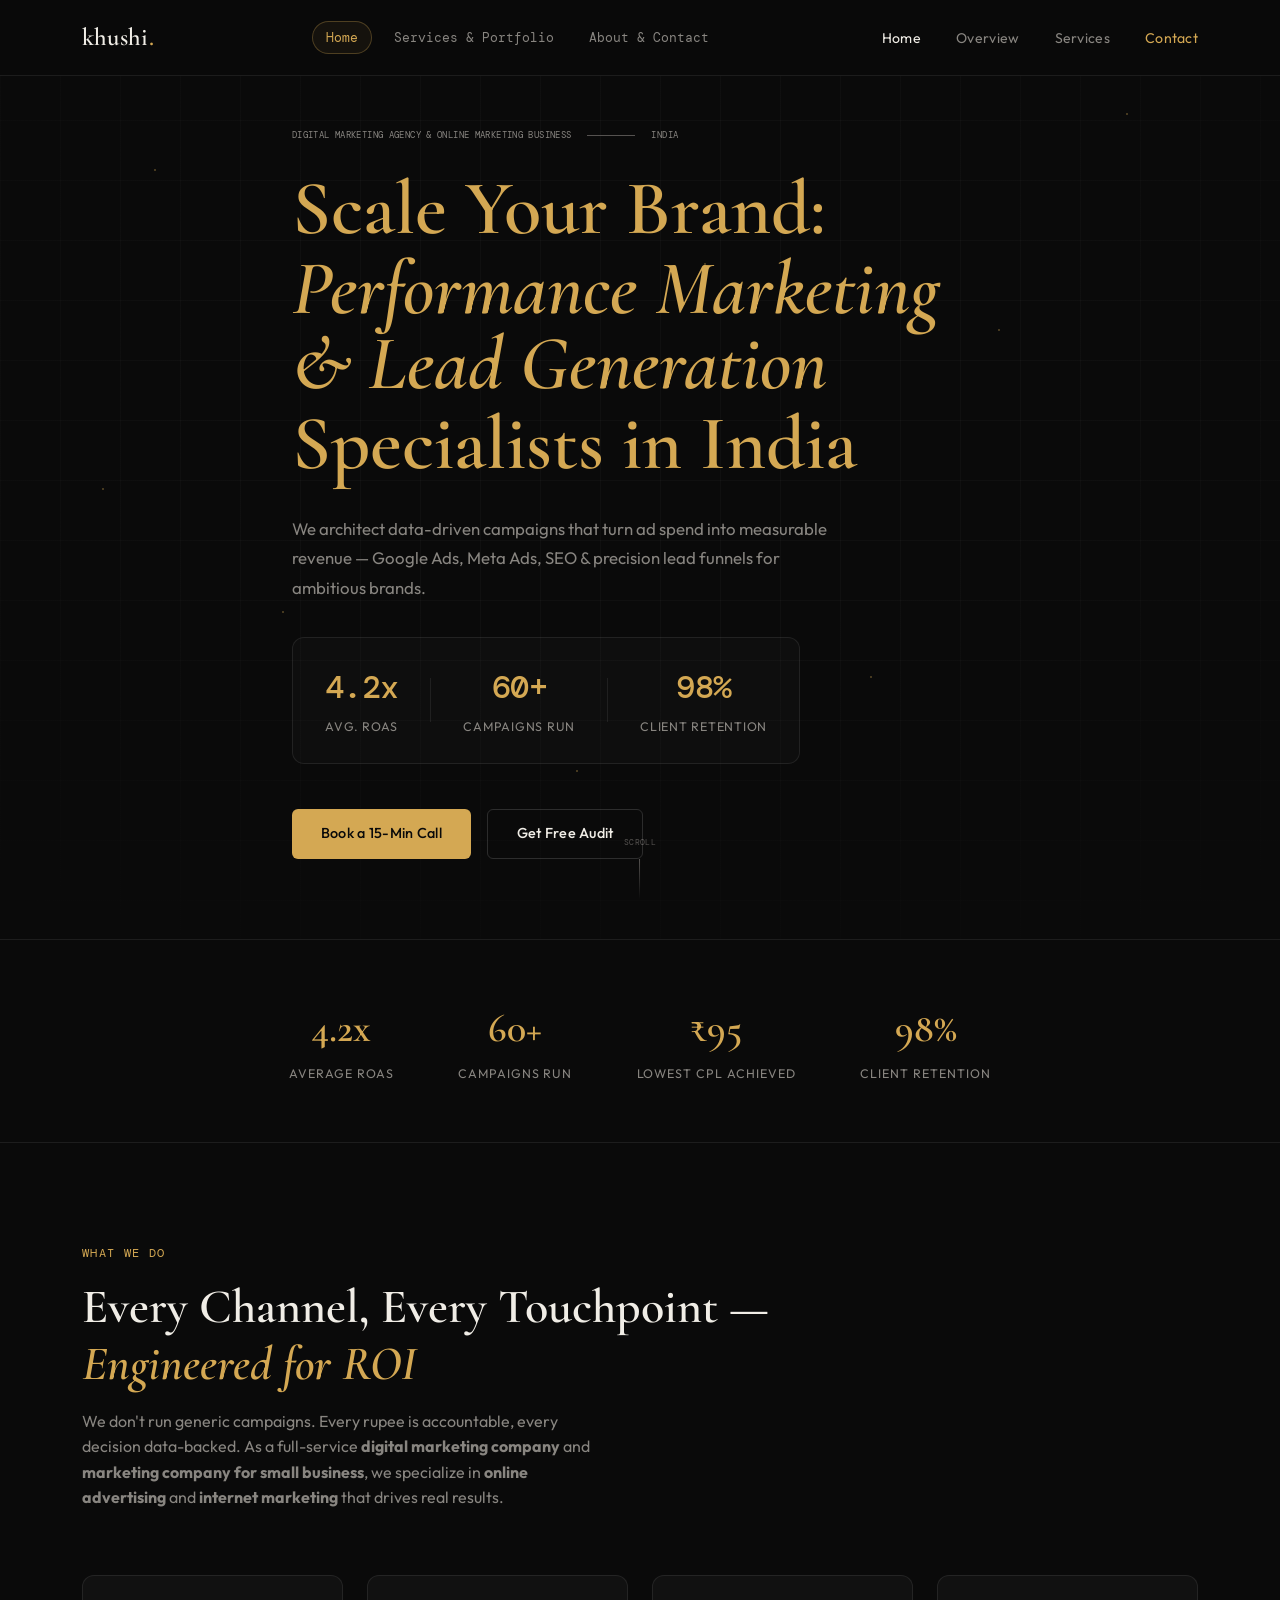
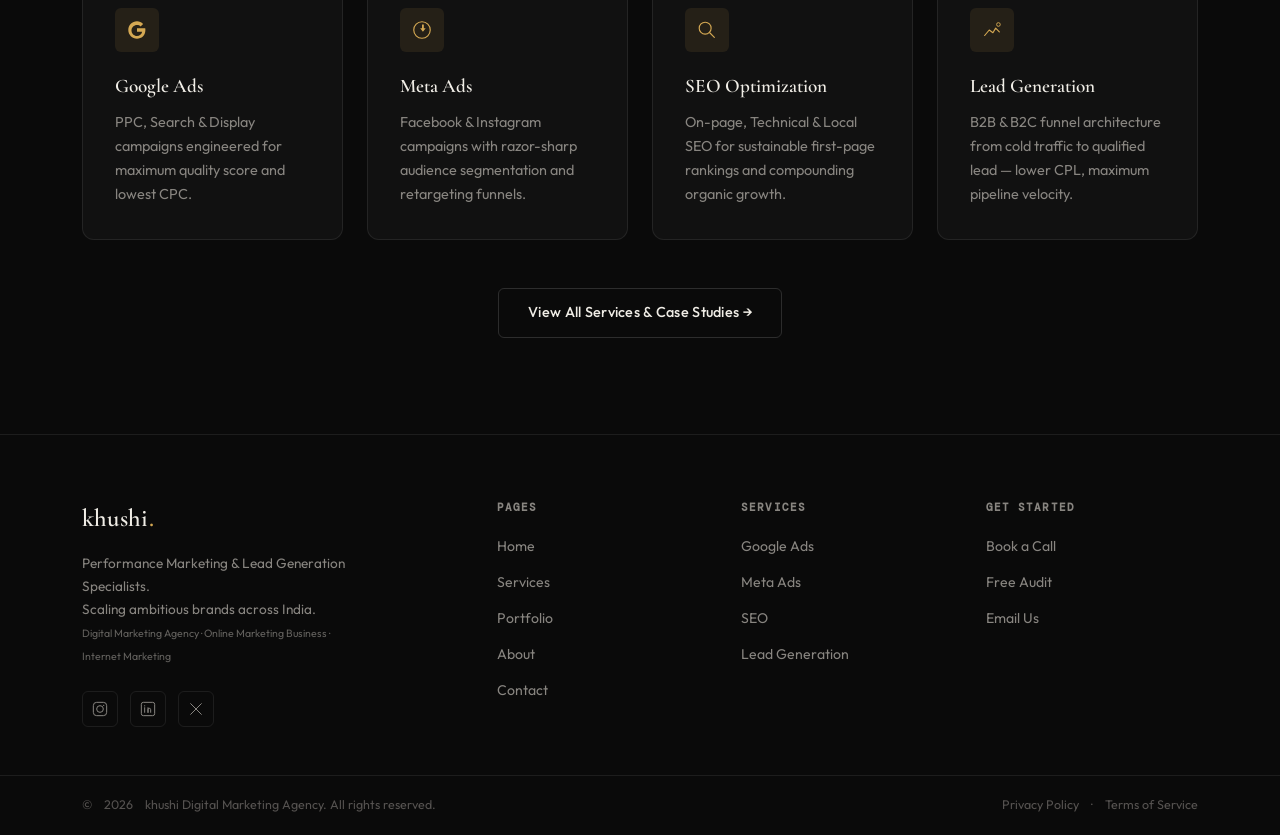
<file: index.html>
<!DOCTYPE html>
<html lang="en">
<head>
  <meta charset="UTF-8" />
  <meta name="viewport" content="width=device-width, initial-scale=1.0" />
  <meta name="description" content="khushi — Performance Marketing & Lead Generation Agency in India. Google Ads, Meta Ads, SEO, and B2B/B2C lead generation that scales your brand. A trusted digital marketing agency and online marketing business for small businesses." />
  <meta name="keywords" content="digital marketing agency, digital marketing company, online advertising, online marketing business, marketing company for small business, internet marketing, performance marketing, lead generation, Google Ads, Meta Ads, SEO India" />
  <title>khushi | Digital Marketing Agency & Online Marketing Business — India</title>
  <link rel="canonical" href="https://khushi.agency" />
  <link rel="preconnect" href="https://fonts.googleapis.com" />
  <link rel="preconnect" href="https://fonts.gstatic.com" crossorigin />
  <link href="https://fonts.googleapis.com/css2?family=Cormorant+Garamond:ital,wght@0,300;0,400;0,600;0,700;1,300;1,400&family=Outfit:wght@300;400;500;600&family=DM+Mono:wght@300;400;500&display=swap" rel="stylesheet" />
  <link rel="stylesheet" href="style.css" />
</head>
<body>

  <!-- HEADER -->
  <header class="site-header" id="top" role="banner">
    <nav class="navbar" aria-label="Primary navigation">
      <a href="index.html" class="nav-logo" aria-label="khushi home">
        <span class="logo-text">khushi<span class="logo-dot">.</span></span>
      </a>
      <div class="page-nav" role="navigation" aria-label="Page navigation">
        <a href="index.html" class="page-nav-link current">Home</a>
        <a href="services-portfolio.html" class="page-nav-link">Services &amp; Portfolio</a>
        <a href="about-contact.html" class="page-nav-link">About &amp; Contact</a>
      </div>
      <ul class="nav-links" role="list">
        <li><a href="#home" class="nav-link active">Home</a></li>
        <li><a href="#overview" class="nav-link">Overview</a></li>
        <li><a href="services-portfolio.html" class="nav-link">Services</a></li>
        <li><a href="about-contact.html" class="nav-link nav-cta">Contact</a></li>
      </ul>
      <button class="burger" aria-label="Toggle navigation menu" aria-expanded="false">
        <span class="burger-bar"></span>
        <span class="burger-bar"></span>
        <span class="burger-bar"></span>
      </button>
    </nav>
  </header>

  <main id="main-content">

    <!-- HERO -->
    <section id="home" class="hero" aria-labelledby="hero-heading">
      <div class="hero-grid-bg" aria-hidden="true"></div>
      <div class="hero-particles" aria-hidden="true">
        <span></span><span></span><span></span><span></span>
        <span></span><span></span><span></span><span></span>
      </div>

      <div class="container hero-content">
        <div class="hero-eyebrow reveal">
          <span class="mono">Digital Marketing Agency &amp; Online Marketing Business</span>
          <span class="eyebrow-line" aria-hidden="true"></span>
          <span class="mono">India</span>
        </div>

        <!-- 
          FIX 1: All text is now the same gold/accent color (removed white override).
          FIX 2: "Performance Marketing" and "& Lead Generation" are on consecutive lines
                 with .line-tight pulling the gap tighter via negative margin-top.
        -->
        <h1 id="hero-heading" class="hero-h1 reveal reveal-delay-1">
          Scale Your Brand:<br />
          <em>Performance Marketing</em><br />
          <span class="line-tight"><em>&amp; Lead Generation</em> Specialists in India</span>
        </h1>

        <p class="hero-sub reveal reveal-delay-2">
          We architect data-driven campaigns that turn ad spend into measurable revenue —
          Google Ads, Meta Ads, SEO &amp; precision lead funnels for ambitious brands.
        </p>

        <div class="hero-stats reveal reveal-delay-3" aria-label="Agency statistics">
          <div class="stat">
            <span class="stat-num mono">4.2x</span>
            <span class="stat-label">Avg. ROAS</span>
          </div>
          <div class="stat-divider" aria-hidden="true"></div>
          <div class="stat">
            <span class="stat-num mono">60+</span>
            <span class="stat-label">Campaigns Run</span>
          </div>
          <div class="stat-divider" aria-hidden="true"></div>
          <div class="stat">
            <span class="stat-num mono">98%</span>
            <span class="stat-label">Client Retention</span>
          </div>
        </div>

        <div class="hero-ctas reveal reveal-delay-4">
          <a href="about-contact.html#contact" class="btn btn-primary">Book a 15-Min Call</a>
          <a href="about-contact.html#contact" class="btn btn-outline">Get Free Audit</a>
        </div>
      </div>

      <div class="hero-scroll-cue" aria-hidden="true">
        <span class="mono">scroll</span>
        <div class="scroll-line"></div>
      </div>
    </section>

    <!-- TRUST BAR -->
    <div class="trust-bar">
      <div class="container">
        <div class="trust-inner">
          <div class="trust-item">
            <span class="trust-num">4.2x</span>
            <span class="trust-lbl">Average ROAS</span>
          </div>
          <div class="trust-item">
            <span class="trust-num">60+</span>
            <span class="trust-lbl">Campaigns Run</span>
          </div>
          <div class="trust-item">
            <span class="trust-num">₹95</span>
            <span class="trust-lbl">Lowest CPL Achieved</span>
          </div>
          <div class="trust-item">
            <span class="trust-num">98%</span>
            <span class="trust-lbl">Client Retention</span>
          </div>
        </div>
      </div>
    </div>

    <!-- OVERVIEW -->
    <section id="overview" class="home-overview" aria-labelledby="overview-heading">
      <div class="container">
        <div class="section-header reveal">
          <span class="section-eyebrow mono">What We Do</span>
          <h2 id="overview-heading" class="section-title">
            Every Channel, Every Touchpoint —<br /><em>Engineered for ROI</em>
          </h2>
          <p class="section-sub">We don't run generic campaigns. Every rupee is accountable, every decision data-backed. As a full-service <strong>digital marketing company</strong> and <strong>marketing company for small business</strong>, we specialize in <strong>online advertising</strong> and <strong>internet marketing</strong> that drives real results.</p>
        </div>

        <div class="overview-grid">
          <div class="overview-card reveal">
            <div class="overview-card-icon">
              <svg viewBox="0 0 48 48" fill="none" xmlns="http://www.w3.org/2000/svg">
                <path d="M43.6 20.2H24v7.6h11.3c-1.1 5.4-5.8 9.4-11.3 9.4-6.6 0-12-5.4-12-12s5.4-12 12-12c3 0 5.8 1.1 7.9 3l5.4-5.4C33.8 7.2 29.1 5 24 5 13.5 5 5 13.5 5 24s8.5 19 19 19c9.9 0 18.3-7.2 18.3-19 0-1.3-.1-2.6-.4-3.8h.7z" fill="currentColor"/>
              </svg>
            </div>
            <h3 class="overview-card-title">Google Ads</h3>
            <p class="overview-card-desc">PPC, Search &amp; Display campaigns engineered for maximum quality score and lowest CPC.</p>
          </div>
          <div class="overview-card reveal reveal-delay-1">
            <div class="overview-card-icon">
              <svg viewBox="0 0 48 48" fill="none" xmlns="http://www.w3.org/2000/svg">
                <circle cx="24" cy="24" r="18" stroke="currentColor" stroke-width="2.5" fill="none"/>
                <path d="M24 12v8h-4l6 8 6-8h-4v-8h-4z" fill="currentColor"/>
              </svg>
            </div>
            <h3 class="overview-card-title">Meta Ads</h3>
            <p class="overview-card-desc">Facebook &amp; Instagram campaigns with razor-sharp audience segmentation and retargeting funnels.</p>
          </div>
          <div class="overview-card reveal reveal-delay-2">
            <div class="overview-card-icon">
              <svg viewBox="0 0 48 48" fill="none" xmlns="http://www.w3.org/2000/svg">
                <circle cx="20" cy="20" r="13" stroke="currentColor" stroke-width="2.5" fill="none"/>
                <path d="M30 30l10 10" stroke="currentColor" stroke-width="2.5" stroke-linecap="round"/>
              </svg>
            </div>
            <h3 class="overview-card-title">SEO Optimization</h3>
            <p class="overview-card-desc">On-page, Technical &amp; Local SEO for sustainable first-page rankings and compounding organic growth.</p>
          </div>
          <div class="overview-card reveal reveal-delay-3">
            <div class="overview-card-icon">
              <svg viewBox="0 0 48 48" fill="none" xmlns="http://www.w3.org/2000/svg">
                <path d="M8 36l10-12 8 6 6-10 8 8" stroke="currentColor" stroke-width="2.5" stroke-linecap="round" stroke-linejoin="round" fill="none"/>
                <circle cx="38" cy="12" r="4" stroke="currentColor" stroke-width="2" fill="none"/>
              </svg>
            </div>
            <h3 class="overview-card-title">Lead Generation</h3>
            <p class="overview-card-desc">B2B &amp; B2C funnel architecture from cold traffic to qualified lead — lower CPL, maximum pipeline velocity.</p>
          </div>
        </div>

        <div style="text-align:center; margin-top: 3rem;" class="reveal reveal-delay-4">
          <a href="services-portfolio.html" class="btn btn-outline">View All Services &amp; Case Studies →</a>
        </div>
      </div>
    </section>

  </main>

  <!-- FOOTER -->
  <footer class="site-footer" role="contentinfo">
    <div class="container footer-inner">
      <div class="footer-brand">
        <a href="index.html" class="nav-logo footer-logo">
          <span class="logo-text">khushi<span class="logo-dot">.</span></span>
        </a>
        <p class="footer-tagline">Performance Marketing &amp; Lead Generation Specialists.<br />Scaling ambitious brands across India.<br /><span style="font-size:0.78em;opacity:0.7;">Digital Marketing Agency &middot; Online Marketing Business &middot; Internet Marketing</span></p>
        <div class="footer-social" aria-label="Social media links">
          <a href="https://www.instagram.com" target="_blank" rel="noopener noreferrer" class="social-link" aria-label="Instagram">
            <svg viewBox="0 0 24 24" fill="none" xmlns="http://www.w3.org/2000/svg"><rect x="2" y="2" width="20" height="20" rx="5" stroke="currentColor" stroke-width="1.5" fill="none"/><circle cx="12" cy="12" r="5" stroke="currentColor" stroke-width="1.5" fill="none"/><circle cx="17.5" cy="6.5" r="1" fill="currentColor"/></svg>
          </a>
          <a href="https://www.linkedin.com" target="_blank" rel="noopener noreferrer" class="social-link" aria-label="LinkedIn">
            <svg viewBox="0 0 24 24" fill="none" xmlns="http://www.w3.org/2000/svg"><rect x="2" y="2" width="20" height="20" rx="3" stroke="currentColor" stroke-width="1.5" fill="none"/><path d="M7 10v7M7 7v.5M12 17v-4a2 2 0 014 0v4M12 10v7" stroke="currentColor" stroke-width="1.5" stroke-linecap="round"/></svg>
          </a>
          <a href="https://twitter.com" target="_blank" rel="noopener noreferrer" class="social-link" aria-label="Twitter/X">
            <svg viewBox="0 0 24 24" fill="none" xmlns="http://www.w3.org/2000/svg"><path d="M4 4l16 16M4 20L20 4" stroke="currentColor" stroke-width="1.5" stroke-linecap="round"/></svg>
          </a>
        </div>
      </div>
      <nav class="footer-nav" aria-label="Footer links">
        <div class="footer-col">
          <h4 class="footer-col-title mono">Pages</h4>
          <ul role="list">
            <li><a href="index.html" class="footer-link">Home</a></li>
            <li><a href="services-portfolio.html" class="footer-link">Services</a></li>
            <li><a href="services-portfolio.html#portfolio" class="footer-link">Portfolio</a></li>
            <li><a href="about-contact.html" class="footer-link">About</a></li>
            <li><a href="about-contact.html#contact" class="footer-link">Contact</a></li>
          </ul>
        </div>
        <div class="footer-col">
          <h4 class="footer-col-title mono">Services</h4>
          <ul role="list">
            <li><a href="services-portfolio.html#services" class="footer-link">Google Ads</a></li>
            <li><a href="services-portfolio.html#services" class="footer-link">Meta Ads</a></li>
            <li><a href="services-portfolio.html#services" class="footer-link">SEO</a></li>
            <li><a href="services-portfolio.html#services" class="footer-link">Lead Generation</a></li>
          </ul>
        </div>
        <div class="footer-col">
          <h4 class="footer-col-title mono">Get Started</h4>
          <ul role="list">
            <li><a href="https://calendly.com/khushi-agency/15min" target="_blank" rel="noopener noreferrer" class="footer-link">Book a Call</a></li>
            <li><a href="about-contact.html#contact" class="footer-link">Free Audit</a></li>
            <li><a href="mailto:hello@khushi.agency" class="footer-link">Email Us</a></li>
          </ul>
        </div>
      </nav>
    </div>
    <div class="footer-bottom">
      <div class="container footer-bottom-inner">
        <p class="footer-copy">&copy; <span id="year"></span> khushi Digital Marketing Agency. All rights reserved.</p>
        <p class="footer-legal">
          <a href="#" class="footer-link-sm">Privacy Policy</a>
          <span aria-hidden="true">·</span>
          <a href="#" class="footer-link-sm">Terms of Service</a>
        </p>
      </div>
    </div>
  </footer>

  <script src="script.js"></script>
</body>
</html>
</file>
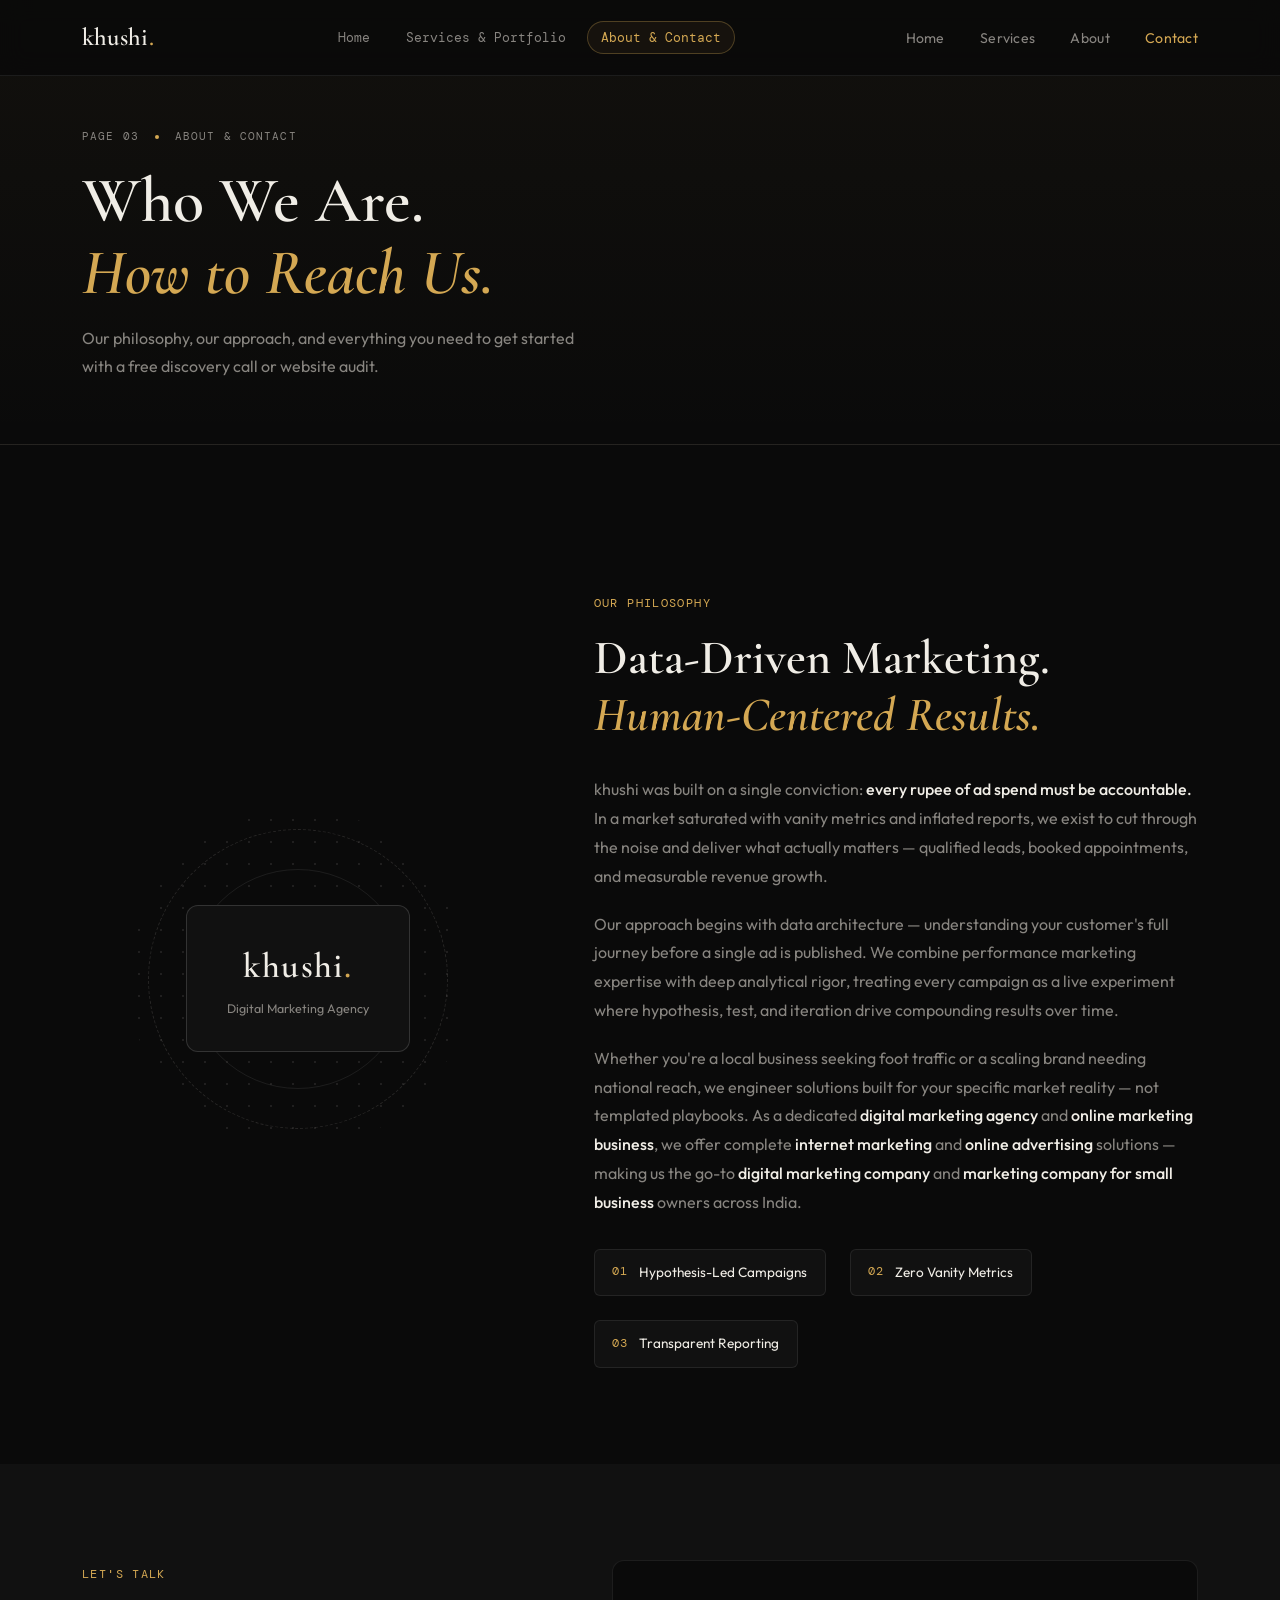
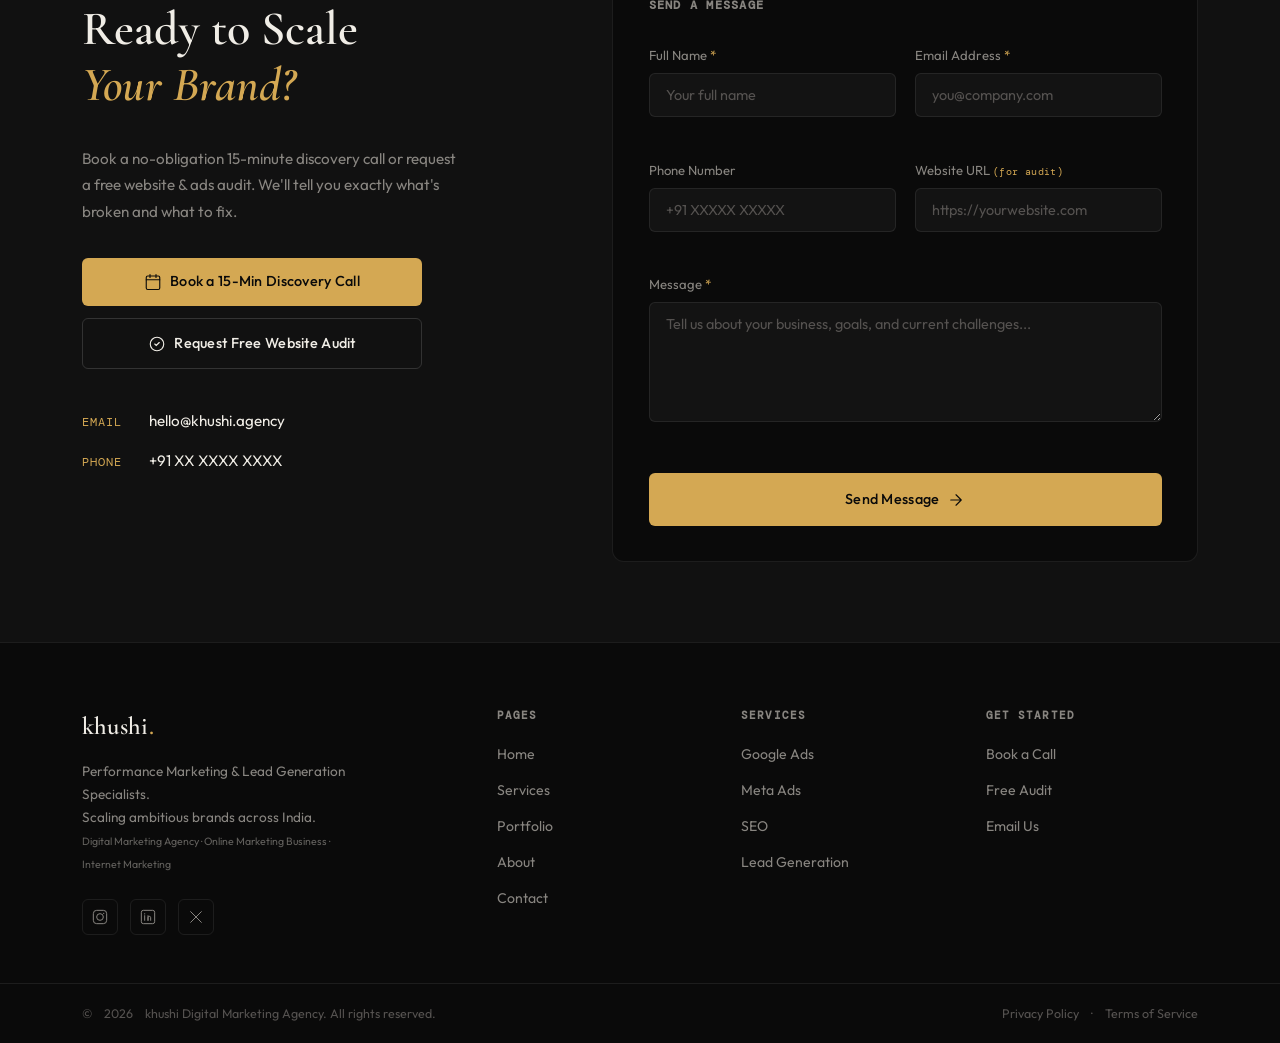
<file: about-contact.html>
<!DOCTYPE html>
<html lang="en">
<head>
  <meta charset="UTF-8" />
  <meta name="viewport" content="width=device-width, initial-scale=1.0" />
  <meta name="description" content="khushi — About our digital marketing agency philosophy and contact us to start your campaign. A leading digital marketing company and marketing company for small business in India." />
  <meta name="keywords" content="digital marketing agency, digital marketing company, online advertising, online marketing business, marketing company for small business, internet marketing, performance marketing India" />
  <title>khushi | About & Contact — Digital Marketing Agency India</title>
  <link rel="preconnect" href="https://fonts.googleapis.com" />
  <link rel="preconnect" href="https://fonts.gstatic.com" crossorigin />
  <link href="https://fonts.googleapis.com/css2?family=Cormorant+Garamond:ital,wght@0,300;0,400;0,600;0,700;1,300;1,400&family=Outfit:wght@300;400;500;600&family=DM+Mono:wght@300;400;500&display=swap" rel="stylesheet" />
  <link rel="stylesheet" href="style.css" />
</head>
<body>

  <!-- HEADER -->
  <header class="site-header" role="banner">
    <nav class="navbar" aria-label="Primary navigation">
      <a href="index.html" class="nav-logo" aria-label="khushi home">
        <span class="logo-text">khushi<span class="logo-dot">.</span></span>
      </a>
      <div class="page-nav" role="navigation" aria-label="Page navigation">
        <a href="index.html" class="page-nav-link">Home</a>
        <a href="services-portfolio.html" class="page-nav-link">Services &amp; Portfolio</a>
        <a href="about-contact.html" class="page-nav-link current">About &amp; Contact</a>
      </div>
      <ul class="nav-links" role="list">
        <li><a href="index.html" class="nav-link">Home</a></li>
        <li><a href="services-portfolio.html" class="nav-link">Services</a></li>
        <li><a href="#about" class="nav-link active">About</a></li>
        <li><a href="#contact" class="nav-link nav-cta">Contact</a></li>
      </ul>
      <button class="burger" aria-label="Toggle navigation menu" aria-expanded="false">
        <span class="burger-bar"></span>
        <span class="burger-bar"></span>
        <span class="burger-bar"></span>
      </button>
    </nav>
  </header>

  <main id="main-content">

    <!-- PAGE HERO -->
    <section class="page-hero">
      <div class="container">
        <div class="page-hero-eyebrow">
          <span>Page 03</span>
          <div class="page-hero-dot"></div>
          <span>About &amp; Contact</span>
        </div>
        <h1 class="page-hero-title">
          Who We Are.<br /><em>How to Reach Us.</em>
        </h1>
        <p class="page-hero-sub">Our philosophy, our approach, and everything you need to get started with a free discovery call or website audit.</p>
      </div>
    </section>

    <!-- ABOUT -->
    <section id="about" class="about" aria-labelledby="about-heading">
      <div class="container about-inner">
        <div class="about-visual reveal" aria-hidden="true">
          <div class="about-badge-wrap">
            <div class="about-badge">
              <span class="badge-main mono">khushi<span>.</span></span>
              <span class="badge-sub">Digital Marketing Agency</span>
            </div>
            <div class="about-ring about-ring-1"></div>
            <div class="about-ring about-ring-2"></div>
            <div class="about-dots-grid"></div>
          </div>
        </div>

        <div class="about-content">
          <div class="section-header section-header--left reveal">
            <span class="section-eyebrow mono">Our Philosophy</span>
            <h2 id="about-heading" class="section-title">
              Data-Driven Marketing.<br /><em>Human-Centered Results.</em>
            </h2>
          </div>

          <div class="about-body reveal reveal-delay-1">
            <p>
              khushi was built on a single conviction: <strong>every rupee of ad spend must be accountable.</strong> In a market saturated with vanity metrics and inflated reports, we exist to cut through the noise and deliver what actually matters — qualified leads, booked appointments, and measurable revenue growth.
            </p>
            <p>
              Our approach begins with data architecture — understanding your customer's full journey before a single ad is published. We combine performance marketing expertise with deep analytical rigor, treating every campaign as a live experiment where hypothesis, test, and iteration drive compounding results over time.
            </p>
            <p>
              Whether you're a local business seeking foot traffic or a scaling brand needing national reach, we engineer solutions built for your specific market reality — not templated playbooks. As a dedicated <strong>digital marketing agency</strong> and <strong>online marketing business</strong>, we offer complete <strong>internet marketing</strong> and <strong>online advertising</strong> solutions — making us the go-to <strong>digital marketing company</strong> and <strong>marketing company for small business</strong> owners across India.
            </p>
          </div>

          <div class="about-pillars reveal reveal-delay-2">
            <div class="pillar">
              <span class="pillar-icon mono">01</span>
              <span class="pillar-text">Hypothesis-Led Campaigns</span>
            </div>
            <div class="pillar">
              <span class="pillar-icon mono">02</span>
              <span class="pillar-text">Zero Vanity Metrics</span>
            </div>
            <div class="pillar">
              <span class="pillar-icon mono">03</span>
              <span class="pillar-text">Transparent Reporting</span>
            </div>
          </div>
        </div>
      </div>
    </section>

    <!-- CONTACT -->
    <section id="contact" class="contact" aria-labelledby="contact-heading">
      <div class="container contact-inner">

        <div class="contact-info reveal">
          <div class="section-header section-header--left">
            <span class="section-eyebrow mono">Let's Talk</span>
            <h2 id="contact-heading" class="section-title">
              Ready to Scale<br /><em>Your Brand?</em>
            </h2>
          </div>
          <p class="contact-sub">
            Book a no-obligation 15-minute discovery call or request a free website &amp; ads audit. We'll tell you exactly what's broken and what to fix.
          </p>

          <div class="contact-cta-stack">
            <a href="https://calendly.com/khushi-agency/15min" target="_blank" rel="noopener noreferrer" class="btn btn-primary contact-cta-btn" aria-label="Book on Calendly">
              <svg class="btn-icon" viewBox="0 0 24 24" fill="none" xmlns="http://www.w3.org/2000/svg" aria-hidden="true">
                <rect x="3" y="4" width="18" height="18" rx="2" stroke="currentColor" stroke-width="1.5" fill="none"/>
                <path d="M3 9h18M8 2v4M16 2v4" stroke="currentColor" stroke-width="1.5" stroke-linecap="round"/>
              </svg>
              Book a 15-Min Discovery Call
            </a>
            <a href="#contact-form" class="btn btn-outline contact-cta-btn" aria-label="Request a free audit">
              <svg class="btn-icon" viewBox="0 0 24 24" fill="none" xmlns="http://www.w3.org/2000/svg" aria-hidden="true">
                <path d="M9 12l2 2 4-4M21 12a9 9 0 11-18 0 9 9 0 0118 0z" stroke="currentColor" stroke-width="1.5" stroke-linecap="round" fill="none"/>
              </svg>
              Request Free Website Audit
            </a>
          </div>

          <address class="contact-details" aria-label="Contact information">
            <div class="contact-detail-item">
              <span class="mono contact-label">Email</span>
              <a href="mailto:hello@khushi.agency" class="contact-value">hello@khushi.agency</a>
            </div>
            <div class="contact-detail-item">
              <span class="mono contact-label">Phone</span>
              <a href="tel:+91XXXXXXXXXX" class="contact-value">+91 XX XXXX XXXX</a>
            </div>
          </address>
        </div>

        <div class="contact-form-wrap reveal reveal-delay-1">
          <form id="contact-form" class="contact-form" novalidate aria-labelledby="form-heading">
            <h3 id="form-heading" class="form-heading mono">Send a Message</h3>

            <div class="form-row">
              <div class="form-group">
                <label for="name" class="form-label">Full Name <span aria-label="required">*</span></label>
                <input type="text" id="name" name="name" class="form-input" placeholder="Your full name" required autocomplete="name" />
                <span class="form-error" aria-live="polite" id="name-error"></span>
              </div>
              <div class="form-group">
                <label for="email" class="form-label">Email Address <span aria-label="required">*</span></label>
                <input type="email" id="email" name="email" class="form-input" placeholder="you@company.com" required autocomplete="email" />
                <span class="form-error" aria-live="polite" id="email-error"></span>
              </div>
            </div>

            <div class="form-row">
              <div class="form-group">
                <label for="phone" class="form-label">Phone Number</label>
                <input type="tel" id="phone" name="phone" class="form-input" placeholder="+91 XXXXX XXXXX" autocomplete="tel" />
              </div>
              <div class="form-group">
                <label for="website" class="form-label">Website URL <span class="label-hint mono">(for audit)</span></label>
                <input type="url" id="website" name="website" class="form-input" placeholder="https://yourwebsite.com" autocomplete="url" />
                <span class="form-error" aria-live="polite" id="website-error"></span>
              </div>
            </div>

            <div class="form-group">
              <label for="message" class="form-label">Message <span aria-label="required">*</span></label>
              <textarea id="message" name="message" class="form-input form-textarea" placeholder="Tell us about your business, goals, and current challenges..." required rows="5"></textarea>
              <span class="form-error" aria-live="polite" id="message-error"></span>
            </div>

            <button type="submit" class="btn btn-primary btn-submit">
              Send Message
              <svg class="btn-arrow" viewBox="0 0 24 24" fill="none" xmlns="http://www.w3.org/2000/svg" aria-hidden="true">
                <path d="M5 12h14M12 5l7 7-7 7" stroke="currentColor" stroke-width="1.5" stroke-linecap="round" stroke-linejoin="round"/>
              </svg>
            </button>

            <div class="form-success" id="form-success" role="alert" aria-live="assertive" hidden>
              <svg viewBox="0 0 24 24" fill="none" xmlns="http://www.w3.org/2000/svg" aria-hidden="true">
                <path d="M9 12l2 2 4-4M21 12a9 9 0 11-18 0 9 9 0 0118 0z" stroke="currentColor" stroke-width="1.5" fill="none"/>
              </svg>
              Message sent! We'll be in touch within 24 hours.
            </div>
          </form>
        </div>

      </div>
    </section>

  </main>

  <!-- FOOTER -->
  <footer class="site-footer" role="contentinfo">
    <div class="container footer-inner">
      <div class="footer-brand">
        <a href="index.html" class="nav-logo footer-logo">
          <span class="logo-text">khushi<span class="logo-dot">.</span></span>
        </a>
        <p class="footer-tagline">Performance Marketing &amp; Lead Generation Specialists.<br />Scaling ambitious brands across India.<br /><span style="font-size:0.78em;opacity:0.7;">Digital Marketing Agency &middot; Online Marketing Business &middot; Internet Marketing</span></p>
        <div class="footer-social" aria-label="Social media links">
          <a href="https://www.instagram.com" target="_blank" rel="noopener noreferrer" class="social-link" aria-label="Instagram">
            <svg viewBox="0 0 24 24" fill="none" xmlns="http://www.w3.org/2000/svg"><rect x="2" y="2" width="20" height="20" rx="5" stroke="currentColor" stroke-width="1.5" fill="none"/><circle cx="12" cy="12" r="5" stroke="currentColor" stroke-width="1.5" fill="none"/><circle cx="17.5" cy="6.5" r="1" fill="currentColor"/></svg>
          </a>
          <a href="https://www.linkedin.com" target="_blank" rel="noopener noreferrer" class="social-link" aria-label="LinkedIn">
            <svg viewBox="0 0 24 24" fill="none" xmlns="http://www.w3.org/2000/svg"><rect x="2" y="2" width="20" height="20" rx="3" stroke="currentColor" stroke-width="1.5" fill="none"/><path d="M7 10v7M7 7v.5M12 17v-4a2 2 0 014 0v4M12 10v7" stroke="currentColor" stroke-width="1.5" stroke-linecap="round"/></svg>
          </a>
          <a href="https://twitter.com" target="_blank" rel="noopener noreferrer" class="social-link" aria-label="Twitter/X">
            <svg viewBox="0 0 24 24" fill="none" xmlns="http://www.w3.org/2000/svg"><path d="M4 4l16 16M4 20L20 4" stroke="currentColor" stroke-width="1.5" stroke-linecap="round"/></svg>
          </a>
        </div>
      </div>
      <nav class="footer-nav" aria-label="Footer links">
        <div class="footer-col">
          <h4 class="footer-col-title mono">Pages</h4>
          <ul role="list">
            <li><a href="index.html" class="footer-link">Home</a></li>
            <li><a href="services-portfolio.html" class="footer-link">Services</a></li>
            <li><a href="services-portfolio.html#portfolio" class="footer-link">Portfolio</a></li>
            <li><a href="about-contact.html" class="footer-link">About</a></li>
            <li><a href="#contact" class="footer-link">Contact</a></li>
          </ul>
        </div>
        <div class="footer-col">
          <h4 class="footer-col-title mono">Services</h4>
          <ul role="list">
            <li><a href="services-portfolio.html#services" class="footer-link">Google Ads</a></li>
            <li><a href="services-portfolio.html#services" class="footer-link">Meta Ads</a></li>
            <li><a href="services-portfolio.html#services" class="footer-link">SEO</a></li>
            <li><a href="services-portfolio.html#services" class="footer-link">Lead Generation</a></li>
          </ul>
        </div>
        <div class="footer-col">
          <h4 class="footer-col-title mono">Get Started</h4>
          <ul role="list">
            <li><a href="https://calendly.com/khushi-agency/15min" target="_blank" rel="noopener noreferrer" class="footer-link">Book a Call</a></li>
            <li><a href="#contact" class="footer-link">Free Audit</a></li>
            <li><a href="mailto:hello@khushi.agency" class="footer-link">Email Us</a></li>
          </ul>
        </div>
      </nav>
    </div>
    <div class="footer-bottom">
      <div class="container footer-bottom-inner">
        <p class="footer-copy">&copy; <span id="year"></span> khushi Digital Marketing Agency. All rights reserved.</p>
        <p class="footer-legal">
          <a href="#" class="footer-link-sm">Privacy Policy</a>
          <span aria-hidden="true">·</span>
          <a href="#" class="footer-link-sm">Terms of Service</a>
        </p>
      </div>
    </div>
  </footer>

  <script src="script.js"></script>
</body>
</html>
</file>
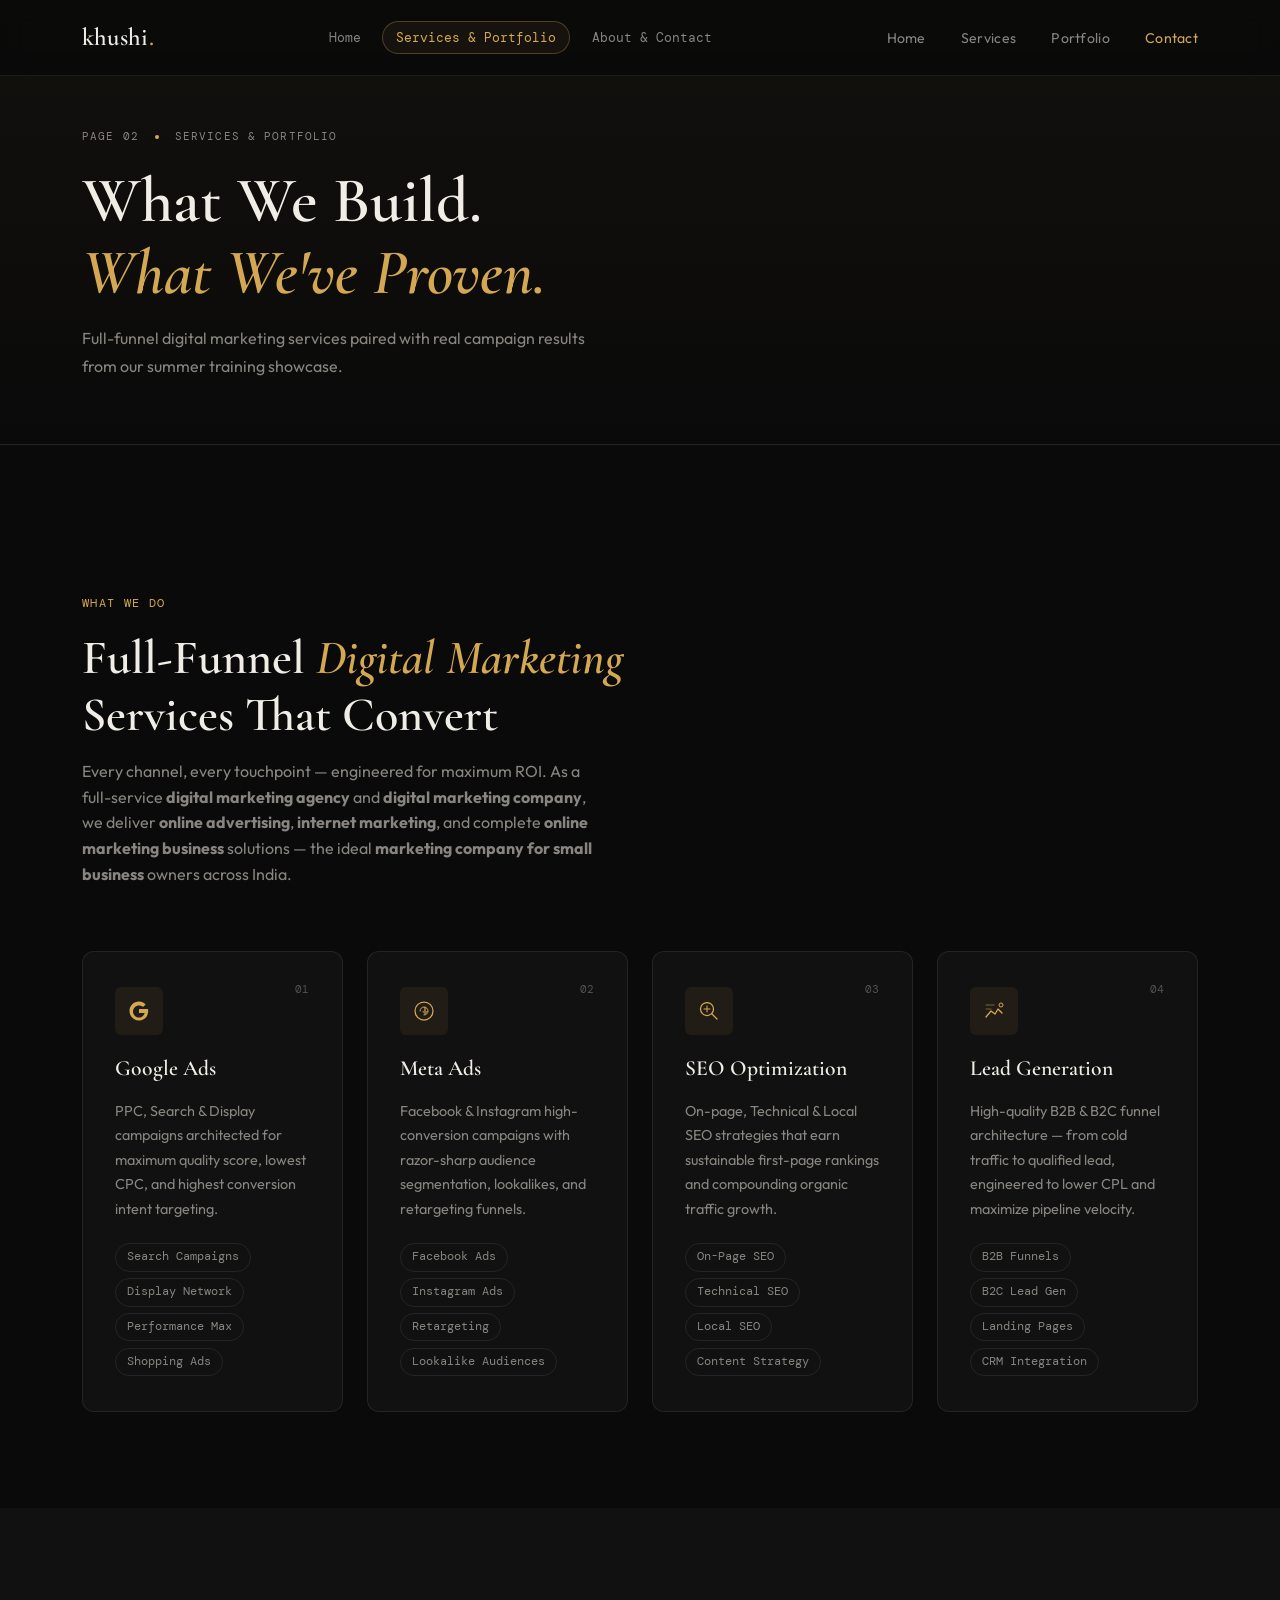
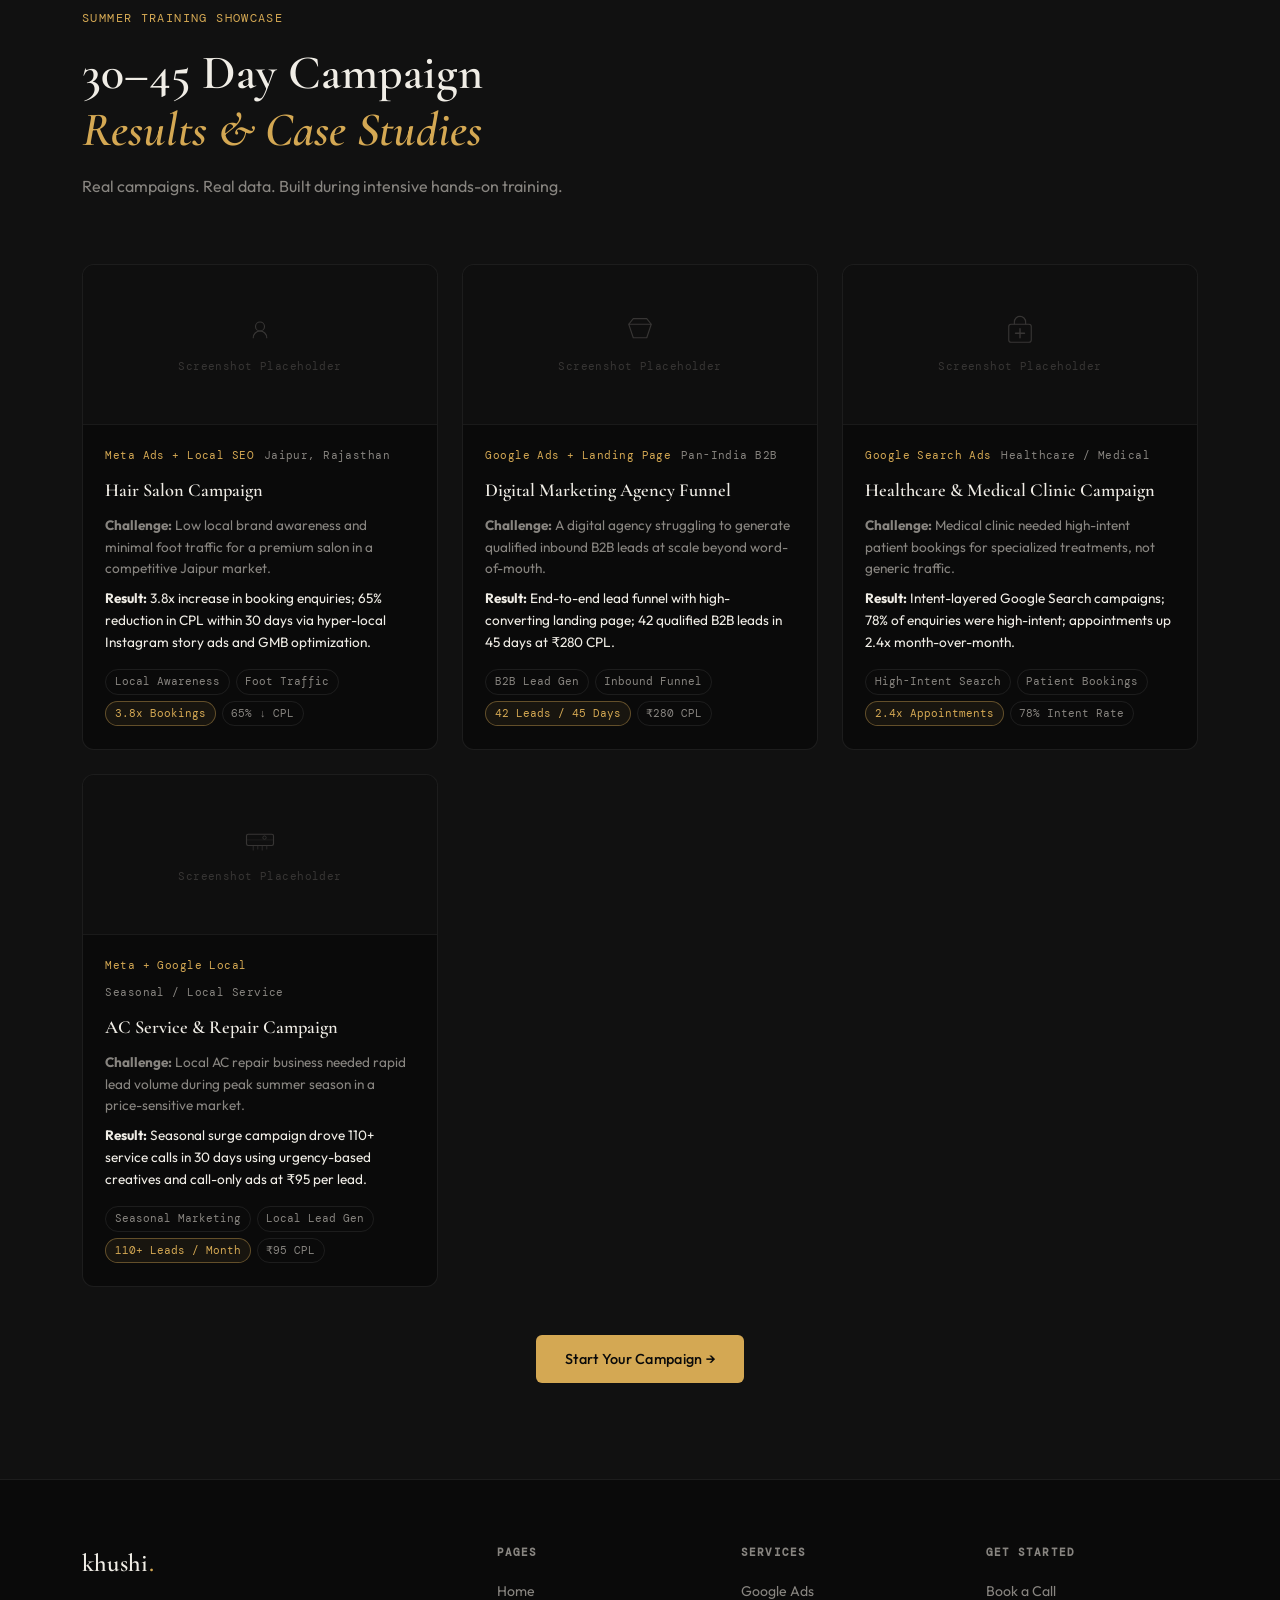
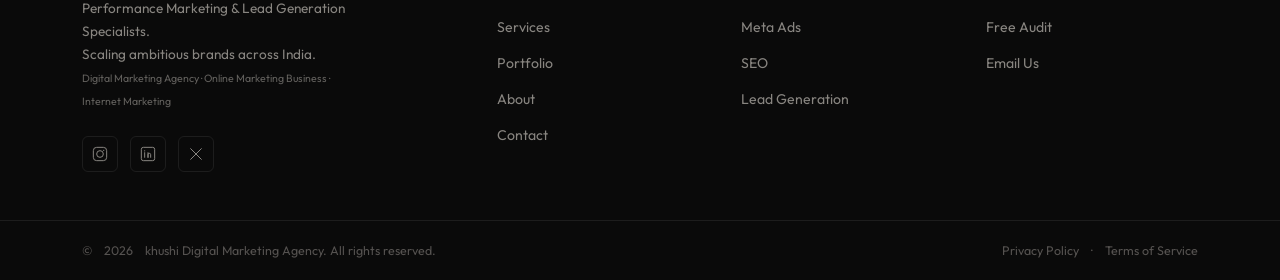
<file: services-portfolio.html>
<!DOCTYPE html>
<html lang="en">
<head>
  <meta charset="UTF-8" />
  <meta name="viewport" content="width=device-width, initial-scale=1.0" />
  <meta name="description" content="khushi — Services: Google Ads, Meta Ads, SEO & Lead Generation. Portfolio of real campaigns with measurable results. India's trusted digital marketing agency and online advertising company for small businesses." />
  <meta name="keywords" content="digital marketing agency, digital marketing company, online advertising, online marketing business, marketing company for small business, internet marketing, Google Ads India, Meta Ads, SEO, lead generation" />
  <title>khushi | Services & Portfolio — Digital Marketing Company India</title>
  <link rel="preconnect" href="https://fonts.googleapis.com" />
  <link rel="preconnect" href="https://fonts.gstatic.com" crossorigin />
  <link href="https://fonts.googleapis.com/css2?family=Cormorant+Garamond:ital,wght@0,300;0,400;0,600;0,700;1,300;1,400&family=Outfit:wght@300;400;500;600&family=DM+Mono:wght@300;400;500&display=swap" rel="stylesheet" />
  <link rel="stylesheet" href="style.css" />
</head>
<body>

  <!-- HEADER -->
  <header class="site-header" role="banner">
    <nav class="navbar" aria-label="Primary navigation">
      <a href="index.html" class="nav-logo" aria-label="khushi home">
        <span class="logo-text">khushi<span class="logo-dot">.</span></span>
      </a>
      <div class="page-nav" role="navigation" aria-label="Page navigation">
        <a href="index.html" class="page-nav-link">Home</a>
        <a href="services-portfolio.html" class="page-nav-link current">Services &amp; Portfolio</a>
        <a href="about-contact.html" class="page-nav-link">About &amp; Contact</a>
      </div>
      <ul class="nav-links" role="list">
        <li><a href="index.html" class="nav-link">Home</a></li>
        <li><a href="#services" class="nav-link active">Services</a></li>
        <li><a href="#portfolio" class="nav-link">Portfolio</a></li>
        <li><a href="about-contact.html#contact" class="nav-link nav-cta">Contact</a></li>
      </ul>
      <button class="burger" aria-label="Toggle navigation menu" aria-expanded="false">
        <span class="burger-bar"></span>
        <span class="burger-bar"></span>
        <span class="burger-bar"></span>
      </button>
    </nav>
  </header>

  <main id="main-content">

    <!-- PAGE HERO -->
    <section class="page-hero">
      <div class="container">
        <div class="page-hero-eyebrow">
          <span>Page 02</span>
          <div class="page-hero-dot"></div>
          <span>Services &amp; Portfolio</span>
        </div>
        <h1 class="page-hero-title">
          What We Build.<br /><em>What We've Proven.</em>
        </h1>
        <p class="page-hero-sub">Full-funnel digital marketing services paired with real campaign results from our summer training showcase.</p>
      </div>
    </section>

    <!-- SERVICES -->
    <section id="services" class="services" aria-labelledby="services-heading">
      <div class="container">
        <div class="section-header reveal">
          <span class="section-eyebrow mono">What We Do</span>
          <h2 id="services-heading" class="section-title">
            Full-Funnel <em>Digital Marketing</em><br />Services That Convert
          </h2>
          <p class="section-sub">Every channel, every touchpoint — engineered for maximum ROI. As a full-service <strong>digital marketing agency</strong> and <strong>digital marketing company</strong>, we deliver <strong>online advertising</strong>, <strong>internet marketing</strong>, and complete <strong>online marketing business</strong> solutions — the ideal <strong>marketing company for small business</strong> owners across India.</p>
        </div>

        <div class="services-grid">

          <article class="service-card reveal" aria-labelledby="svc-google">
            <div class="service-icon" aria-hidden="true">
              <svg viewBox="0 0 48 48" fill="none" xmlns="http://www.w3.org/2000/svg">
                <path d="M43.6 20.2H24v7.6h11.3c-1.1 5.4-5.8 9.4-11.3 9.4-6.6 0-12-5.4-12-12s5.4-12 12-12c3 0 5.8 1.1 7.9 3l5.4-5.4C33.8 7.2 29.1 5 24 5 13.5 5 5 13.5 5 24s8.5 19 19 19c9.9 0 18.3-7.2 18.3-19 0-1.3-.1-2.6-.4-3.8h.7z" fill="currentColor"/>
              </svg>
            </div>
            <div class="service-num mono" aria-hidden="true">01</div>
            <h3 id="svc-google" class="service-title">Google Ads</h3>
            <p class="service-desc">PPC, Search &amp; Display campaigns architected for maximum quality score, lowest CPC, and highest conversion intent targeting.</p>
            <ul class="service-tags" aria-label="Google Ads tags">
              <li>Search Campaigns</li>
              <li>Display Network</li>
              <li>Performance Max</li>
              <li>Shopping Ads</li>
            </ul>
            <div class="service-hover-line" aria-hidden="true"></div>
          </article>

          <article class="service-card reveal reveal-delay-1" aria-labelledby="svc-meta">
            <div class="service-icon" aria-hidden="true">
              <svg viewBox="0 0 48 48" fill="none" xmlns="http://www.w3.org/2000/svg">
                <circle cx="24" cy="24" r="18" stroke="currentColor" stroke-width="2.5" fill="none"/>
                <path d="M16 24c0-4.4 3.6-8 8-8s8 3.6 8 8-3.6 8-8 8" stroke="currentColor" stroke-width="2" fill="none" stroke-linecap="round"/>
                <path d="M24 16v8h-4l6 8 6-8h-4v-8" fill="currentColor" opacity="0.6"/>
              </svg>
            </div>
            <div class="service-num mono" aria-hidden="true">02</div>
            <h3 id="svc-meta" class="service-title">Meta Ads</h3>
            <p class="service-desc">Facebook &amp; Instagram high-conversion campaigns with razor-sharp audience segmentation, lookalikes, and retargeting funnels.</p>
            <ul class="service-tags" aria-label="Meta Ads tags">
              <li>Facebook Ads</li>
              <li>Instagram Ads</li>
              <li>Retargeting</li>
              <li>Lookalike Audiences</li>
            </ul>
            <div class="service-hover-line" aria-hidden="true"></div>
          </article>

          <article class="service-card reveal reveal-delay-2" aria-labelledby="svc-seo">
            <div class="service-icon" aria-hidden="true">
              <svg viewBox="0 0 48 48" fill="none" xmlns="http://www.w3.org/2000/svg">
                <circle cx="20" cy="20" r="13" stroke="currentColor" stroke-width="2.5" fill="none"/>
                <path d="M30 30l10 10" stroke="currentColor" stroke-width="2.5" stroke-linecap="round"/>
                <path d="M14 20h12M20 14v12" stroke="currentColor" stroke-width="2" stroke-linecap="round"/>
              </svg>
            </div>
            <div class="service-num mono" aria-hidden="true">03</div>
            <h3 id="svc-seo" class="service-title">SEO Optimization</h3>
            <p class="service-desc">On-page, Technical &amp; Local SEO strategies that earn sustainable first-page rankings and compounding organic traffic growth.</p>
            <ul class="service-tags" aria-label="SEO tags">
              <li>On-Page SEO</li>
              <li>Technical SEO</li>
              <li>Local SEO</li>
              <li>Content Strategy</li>
            </ul>
            <div class="service-hover-line" aria-hidden="true"></div>
          </article>

          <article class="service-card reveal reveal-delay-3" aria-labelledby="svc-leads">
            <div class="service-icon" aria-hidden="true">
              <svg viewBox="0 0 48 48" fill="none" xmlns="http://www.w3.org/2000/svg">
                <path d="M8 36l10-12 8 6 6-10 8 8" stroke="currentColor" stroke-width="2.5" stroke-linecap="round" stroke-linejoin="round" fill="none"/>
                <circle cx="38" cy="12" r="4" stroke="currentColor" stroke-width="2" fill="none"/>
                <path d="M8 12h16M8 20h10" stroke="currentColor" stroke-width="2" stroke-linecap="round" opacity="0.5"/>
              </svg>
            </div>
            <div class="service-num mono" aria-hidden="true">04</div>
            <h3 id="svc-leads" class="service-title">Lead Generation</h3>
            <p class="service-desc">High-quality B2B &amp; B2C funnel architecture — from cold traffic to qualified lead, engineered to lower CPL and maximize pipeline velocity.</p>
            <ul class="service-tags" aria-label="Lead gen tags">
              <li>B2B Funnels</li>
              <li>B2C Lead Gen</li>
              <li>Landing Pages</li>
              <li>CRM Integration</li>
            </ul>
            <div class="service-hover-line" aria-hidden="true"></div>
          </article>

        </div>
      </div>
    </section>

    <!-- PORTFOLIO -->
    <section id="portfolio" class="portfolio" aria-labelledby="portfolio-heading">
      <div class="container">
        <div class="section-header reveal">
          <span class="section-eyebrow mono">Summer Training Showcase</span>
          <h2 id="portfolio-heading" class="section-title">
            30–45 Day Campaign<br /><em>Results &amp; Case Studies</em>
          </h2>
          <p class="section-sub">Real campaigns. Real data. Built during intensive hands-on training.</p>
        </div>

        <div class="portfolio-grid">

          <!-- Card 1 -->
          <article class="portfolio-card reveal" aria-labelledby="proj-salon">
            <figure class="portfolio-img-wrap">
              <div class="portfolio-img-placeholder" role="img" aria-label="Hair salon campaign placeholder">
                <div class="placeholder-inner">
                  <svg viewBox="0 0 64 64" fill="none" xmlns="http://www.w3.org/2000/svg" aria-hidden="true">
                    <path d="M20 44c0-6.6 5.4-12 12-12s12 5.4 12 12" stroke="currentColor" stroke-width="2" stroke-linecap="round" fill="none"/>
                    <circle cx="32" cy="24" r="8" stroke="currentColor" stroke-width="2" fill="none"/>
                  </svg>
                  <span class="mono">Screenshot Placeholder</span>
                </div>
              </div>
              <div class="portfolio-overlay" aria-hidden="true"></div>
            </figure>
            <div class="portfolio-body">
              <div class="portfolio-meta">
                <span class="portfolio-channel mono">Meta Ads + Local SEO</span>
                <span class="portfolio-location mono">Jaipur, Rajasthan</span>
              </div>
              <h3 id="proj-salon" class="portfolio-title">Hair Salon Campaign</h3>
              <p class="portfolio-challenge"><strong>Challenge:</strong> Low local brand awareness and minimal foot traffic for a premium salon in a competitive Jaipur market.</p>
              <p class="portfolio-result"><strong>Result:</strong> 3.8x increase in booking enquiries; 65% reduction in CPL within 30 days via hyper-local Instagram story ads and GMB optimization.</p>
              <ul class="portfolio-tags" aria-label="Campaign results">
                <li class="tag">Local Awareness</li>
                <li class="tag">Foot Traffic</li>
                <li class="tag tag-highlight">3.8x Bookings</li>
                <li class="tag">65% ↓ CPL</li>
              </ul>
            </div>
          </article>

          <!-- Card 2 -->
          <article class="portfolio-card reveal reveal-delay-1" aria-labelledby="proj-agency">
            <figure class="portfolio-img-wrap">
              <div class="portfolio-img-placeholder" role="img" aria-label="Agency funnel placeholder">
                <div class="placeholder-inner">
                  <svg viewBox="0 0 64 64" fill="none" xmlns="http://www.w3.org/2000/svg" aria-hidden="true">
                    <path d="M12 20h40L44 44H20L12 20z" stroke="currentColor" stroke-width="2" fill="none" stroke-linejoin="round"/>
                    <path d="M12 20l8-10h24l8 10" stroke="currentColor" stroke-width="2" fill="none" stroke-linejoin="round"/>
                  </svg>
                  <span class="mono">Screenshot Placeholder</span>
                </div>
              </div>
              <div class="portfolio-overlay" aria-hidden="true"></div>
            </figure>
            <div class="portfolio-body">
              <div class="portfolio-meta">
                <span class="portfolio-channel mono">Google Ads + Landing Page</span>
                <span class="portfolio-location mono">Pan-India B2B</span>
              </div>
              <h3 id="proj-agency" class="portfolio-title">Digital Marketing Agency Funnel</h3>
              <p class="portfolio-challenge"><strong>Challenge:</strong> A digital agency struggling to generate qualified inbound B2B leads at scale beyond word-of-mouth.</p>
              <p class="portfolio-result"><strong>Result:</strong> End-to-end lead funnel with high-converting landing page; 42 qualified B2B leads in 45 days at ₹280 CPL.</p>
              <ul class="portfolio-tags" aria-label="Campaign results">
                <li class="tag">B2B Lead Gen</li>
                <li class="tag">Inbound Funnel</li>
                <li class="tag tag-highlight">42 Leads / 45 Days</li>
                <li class="tag">₹280 CPL</li>
              </ul>
            </div>
          </article>

          <!-- Card 3 -->
          <article class="portfolio-card reveal reveal-delay-2" aria-labelledby="proj-health">
            <figure class="portfolio-img-wrap">
              <div class="portfolio-img-placeholder" role="img" aria-label="Healthcare campaign placeholder">
                <div class="placeholder-inner">
                  <svg viewBox="0 0 64 64" fill="none" xmlns="http://www.w3.org/2000/svg" aria-hidden="true">
                    <rect x="12" y="20" width="40" height="32" rx="4" stroke="currentColor" stroke-width="2" fill="none"/>
                    <path d="M32 28v16M24 36h16" stroke="currentColor" stroke-width="2.5" stroke-linecap="round"/>
                    <path d="M22 20V16a10 10 0 0120 0v4" stroke="currentColor" stroke-width="2" fill="none"/>
                  </svg>
                  <span class="mono">Screenshot Placeholder</span>
                </div>
              </div>
              <div class="portfolio-overlay" aria-hidden="true"></div>
            </figure>
            <div class="portfolio-body">
              <div class="portfolio-meta">
                <span class="portfolio-channel mono">Google Search Ads</span>
                <span class="portfolio-location mono">Healthcare / Medical</span>
              </div>
              <h3 id="proj-health" class="portfolio-title">Healthcare &amp; Medical Clinic Campaign</h3>
              <p class="portfolio-challenge"><strong>Challenge:</strong> Medical clinic needed high-intent patient bookings for specialized treatments, not generic traffic.</p>
              <p class="portfolio-result"><strong>Result:</strong> Intent-layered Google Search campaigns; 78% of enquiries were high-intent; appointments up 2.4x month-over-month.</p>
              <ul class="portfolio-tags" aria-label="Campaign results">
                <li class="tag">High-Intent Search</li>
                <li class="tag">Patient Bookings</li>
                <li class="tag tag-highlight">2.4x Appointments</li>
                <li class="tag">78% Intent Rate</li>
              </ul>
            </div>
          </article>

          <!-- Card 4 -->
          <article class="portfolio-card reveal reveal-delay-3" aria-labelledby="proj-ac">
            <figure class="portfolio-img-wrap">
              <div class="portfolio-img-placeholder" role="img" aria-label="AC service campaign placeholder">
                <div class="placeholder-inner">
                  <svg viewBox="0 0 64 64" fill="none" xmlns="http://www.w3.org/2000/svg" aria-hidden="true">
                    <rect x="8" y="20" width="48" height="20" rx="3" stroke="currentColor" stroke-width="2" fill="none"/>
                    <path d="M8 30h48" stroke="currentColor" stroke-width="1.5" opacity="0.4"/>
                    <path d="M20 40v8M28 40v6M36 40v8M44 40v6" stroke="currentColor" stroke-width="2" stroke-linecap="round" opacity="0.6"/>
                    <circle cx="40" cy="26" r="3" stroke="currentColor" stroke-width="1.5" fill="none"/>
                  </svg>
                  <span class="mono">Screenshot Placeholder</span>
                </div>
              </div>
              <div class="portfolio-overlay" aria-hidden="true"></div>
            </figure>
            <div class="portfolio-body">
              <div class="portfolio-meta">
                <span class="portfolio-channel mono">Meta + Google Local</span>
                <span class="portfolio-location mono">Seasonal / Local Service</span>
              </div>
              <h3 id="proj-ac" class="portfolio-title">AC Service &amp; Repair Campaign</h3>
              <p class="portfolio-challenge"><strong>Challenge:</strong> Local AC repair business needed rapid lead volume during peak summer season in a price-sensitive market.</p>
              <p class="portfolio-result"><strong>Result:</strong> Seasonal surge campaign drove 110+ service calls in 30 days using urgency-based creatives and call-only ads at ₹95 per lead.</p>
              <ul class="portfolio-tags" aria-label="Campaign results">
                <li class="tag">Seasonal Marketing</li>
                <li class="tag">Local Lead Gen</li>
                <li class="tag tag-highlight">110+ Leads / Month</li>
                <li class="tag">₹95 CPL</li>
              </ul>
            </div>
          </article>

        </div>

        <div style="text-align:center; margin-top: 3rem;" class="reveal">
          <a href="about-contact.html#contact" class="btn btn-primary">Start Your Campaign →</a>
        </div>
      </div>
    </section>

  </main>

  <!-- FOOTER -->
  <footer class="site-footer" role="contentinfo">
    <div class="container footer-inner">
      <div class="footer-brand">
        <a href="index.html" class="nav-logo footer-logo">
          <span class="logo-text">khushi<span class="logo-dot">.</span></span>
        </a>
        <p class="footer-tagline">Performance Marketing &amp; Lead Generation Specialists.<br />Scaling ambitious brands across India.<br /><span style="font-size:0.78em;opacity:0.7;">Digital Marketing Agency &middot; Online Marketing Business &middot; Internet Marketing</span></p>
        <div class="footer-social" aria-label="Social media links">
          <a href="https://www.instagram.com" target="_blank" rel="noopener noreferrer" class="social-link" aria-label="Instagram">
            <svg viewBox="0 0 24 24" fill="none" xmlns="http://www.w3.org/2000/svg"><rect x="2" y="2" width="20" height="20" rx="5" stroke="currentColor" stroke-width="1.5" fill="none"/><circle cx="12" cy="12" r="5" stroke="currentColor" stroke-width="1.5" fill="none"/><circle cx="17.5" cy="6.5" r="1" fill="currentColor"/></svg>
          </a>
          <a href="https://www.linkedin.com" target="_blank" rel="noopener noreferrer" class="social-link" aria-label="LinkedIn">
            <svg viewBox="0 0 24 24" fill="none" xmlns="http://www.w3.org/2000/svg"><rect x="2" y="2" width="20" height="20" rx="3" stroke="currentColor" stroke-width="1.5" fill="none"/><path d="M7 10v7M7 7v.5M12 17v-4a2 2 0 014 0v4M12 10v7" stroke="currentColor" stroke-width="1.5" stroke-linecap="round"/></svg>
          </a>
          <a href="https://twitter.com" target="_blank" rel="noopener noreferrer" class="social-link" aria-label="Twitter/X">
            <svg viewBox="0 0 24 24" fill="none" xmlns="http://www.w3.org/2000/svg"><path d="M4 4l16 16M4 20L20 4" stroke="currentColor" stroke-width="1.5" stroke-linecap="round"/></svg>
          </a>
        </div>
      </div>
      <nav class="footer-nav" aria-label="Footer links">
        <div class="footer-col">
          <h4 class="footer-col-title mono">Pages</h4>
          <ul role="list">
            <li><a href="index.html" class="footer-link">Home</a></li>
            <li><a href="services-portfolio.html" class="footer-link">Services</a></li>
            <li><a href="services-portfolio.html#portfolio" class="footer-link">Portfolio</a></li>
            <li><a href="about-contact.html" class="footer-link">About</a></li>
            <li><a href="about-contact.html#contact" class="footer-link">Contact</a></li>
          </ul>
        </div>
        <div class="footer-col">
          <h4 class="footer-col-title mono">Services</h4>
          <ul role="list">
            <li><a href="#services" class="footer-link">Google Ads</a></li>
            <li><a href="#services" class="footer-link">Meta Ads</a></li>
            <li><a href="#services" class="footer-link">SEO</a></li>
            <li><a href="#services" class="footer-link">Lead Generation</a></li>
          </ul>
        </div>
        <div class="footer-col">
          <h4 class="footer-col-title mono">Get Started</h4>
          <ul role="list">
            <li><a href="https://calendly.com/khushi-agency/15min" target="_blank" rel="noopener noreferrer" class="footer-link">Book a Call</a></li>
            <li><a href="about-contact.html#contact" class="footer-link">Free Audit</a></li>
            <li><a href="mailto:hello@khushi.agency" class="footer-link">Email Us</a></li>
          </ul>
        </div>
      </nav>
    </div>
    <div class="footer-bottom">
      <div class="container footer-bottom-inner">
        <p class="footer-copy">&copy; <span id="year"></span> khushi Digital Marketing Agency. All rights reserved.</p>
        <p class="footer-legal">
          <a href="#" class="footer-link-sm">Privacy Policy</a>
          <span aria-hidden="true">·</span>
          <a href="#" class="footer-link-sm">Terms of Service</a>
        </p>
      </div>
    </div>
  </footer>

  <script src="script.js"></script>
</body>
</html>
</file>
<file: style.css>
/* ============================================================
   KHUSHI AGENCY — style.css
   3-Page: index.html | services-portfolio.html | about-contact.html
   ============================================================ */

/* ─── RESET & BASE ─────────────────────────────────────────── */
*, *::before, *::after { box-sizing: border-box; margin: 0; padding: 0; }

:root {
  --clr-bg:        #0a0a0a;
  --clr-surface:   #111111;
  --clr-border:    rgba(255,255,255,0.08);
  --clr-border-md: rgba(255,255,255,0.14);
  --clr-accent:    #d4a853;        /* gold */
  --clr-accent2:   #b8934a;
  --clr-text:      #f0ede6;
  --clr-muted:     #888580;
  --clr-dim:       #555250;
  --ff-serif:      'Cormorant Garamond', Georgia, serif;
  --ff-sans:       'Outfit', system-ui, sans-serif;
  --ff-mono:       'DM Mono', 'Courier New', monospace;
  --radius:        6px;
  --radius-lg:     12px;
  --trans:         0.3s ease;
}

html { scroll-behavior: smooth; font-size: 16px; }

body {
  font-family: var(--ff-sans);
  background: var(--clr-bg);
  color: var(--clr-text);
  line-height: 1.6;
  overflow-x: hidden;
  -webkit-font-smoothing: antialiased;
}

img { display: block; max-width: 100%; }
a { color: inherit; text-decoration: none; }
ul { list-style: none; }
button { cursor: pointer; border: none; background: none; font: inherit; }

.mono { font-family: var(--ff-mono); font-size: 0.78em; letter-spacing: 0.04em; }
.container { max-width: 1180px; margin: 0 auto; padding: 0 2rem; }

/* ─── HEADER / NAV ─────────────────────────────────────────── */
.site-header {
  position: fixed; top: 0; left: 0; right: 0; z-index: 100;
  padding: 1.1rem 0;
  border-bottom: 1px solid var(--clr-border);
  background: rgba(10,10,10,0.88);
  backdrop-filter: blur(12px);
  -webkit-backdrop-filter: blur(12px);
}
.navbar { display: flex; align-items: center; justify-content: space-between; max-width: 1180px; margin: 0 auto; padding: 0 2rem; }

.nav-logo { display: flex; align-items: center; }
.logo-text { font-family: var(--ff-serif); font-size: 1.55rem; font-weight: 600; color: var(--clr-text); letter-spacing: 0.01em; }
.logo-dot { color: var(--clr-accent); }

.nav-links { display: flex; align-items: center; gap: 2.2rem; }
.nav-link { font-size: 0.88rem; font-weight: 400; color: var(--clr-muted); transition: color var(--trans); letter-spacing: 0.02em; }
.nav-link:hover, .nav-link.active { color: var(--clr-text); }
.nav-cta { color: var(--clr-accent) !important; }

.burger { display: none; flex-direction: column; gap: 5px; padding: 4px; }
.burger-bar { width: 22px; height: 1.5px; background: var(--clr-text); transition: var(--trans); }

/* ─── PAGE NAVIGATION PILLS ────────────────────────────────── */
.page-nav {
  display: flex; align-items: center; gap: 0.5rem;
}
.page-nav-link {
  font-size: 0.82rem; font-family: var(--ff-mono); color: var(--clr-muted);
  padding: 0.3rem 0.8rem; border-radius: 20px;
  border: 1px solid transparent;
  transition: var(--trans);
}
.page-nav-link:hover { color: var(--clr-text); }
.page-nav-link.current {
  color: var(--clr-accent); border-color: rgba(212,168,83,0.3);
  background: rgba(212,168,83,0.06);
}

/* ─── SECTION SHARED ────────────────────────────────────────── */
.section-eyebrow {
  display: inline-block; font-size: 0.72rem; color: var(--clr-accent);
  text-transform: uppercase; letter-spacing: 0.12em; margin-bottom: 1rem;
}
.section-title {
  font-family: var(--ff-serif); font-size: clamp(2rem, 4vw, 3rem);
  font-weight: 600; line-height: 1.18; color: var(--clr-text);
  margin-bottom: 1rem;
}
.section-title em { font-style: italic; color: var(--clr-accent); }
.section-sub { font-size: 1rem; color: var(--clr-muted); max-width: 520px; }
.section-header { margin-bottom: 4rem; }
.section-header--left { margin-bottom: 2rem; }

/* ─── BTNS ─────────────────────────────────────────────────── */
.btn {
  display: inline-flex; align-items: center; gap: 0.5rem;
  padding: 0.8rem 1.8rem; border-radius: var(--radius);
  font-size: 0.9rem; font-weight: 500; letter-spacing: 0.02em;
  transition: all var(--trans);
}
.btn-primary {
  background: var(--clr-accent); color: #0a0a0a;
}
.btn-primary:hover { background: var(--clr-accent2); transform: translateY(-1px); }
.btn-outline {
  border: 1px solid var(--clr-border-md); color: var(--clr-text);
}
.btn-outline:hover { border-color: var(--clr-accent); color: var(--clr-accent); }
.btn-icon { width: 18px; height: 18px; }
.btn-arrow { width: 18px; height: 18px; }

/* ─── REVEAL ANIMATION ──────────────────────────────────────── */
.reveal {
  opacity: 0; transform: translateY(24px);
  transition: opacity 0.7s ease, transform 0.7s ease;
}
.reveal.visible { opacity: 1; transform: translateY(0); }
.reveal-delay-1 { transition-delay: 0.1s; }
.reveal-delay-2 { transition-delay: 0.2s; }
.reveal-delay-3 { transition-delay: 0.3s; }
.reveal-delay-4 { transition-delay: 0.4s; }

/* ═══════════════════════════════════════════════════════════════
   PAGE 1 — HOME (index.html)
═══════════════════════════════════════════════════════════════ */

/* HERO */
.hero {
  min-height: 100vh; display: flex; align-items: center;
  position: relative; overflow: hidden;
  padding: 8rem 0 5rem;
}
.hero-grid-bg {
  position: absolute; inset: 0;
  background-image:
    linear-gradient(rgba(255,255,255,0.025) 1px, transparent 1px),
    linear-gradient(90deg, rgba(255,255,255,0.025) 1px, transparent 1px);
  background-size: 60px 60px;
  pointer-events: none;
}
.hero-grid-bg::after {
  content: '';
  position: absolute; inset: 0;
  background: radial-gradient(ellipse 80% 70% at 50% 40%, transparent 40%, var(--clr-bg) 100%);
}
.hero-particles {
  position: absolute; inset: 0; pointer-events: none;
}
.hero-particles span {
  position: absolute; width: 2px; height: 2px;
  background: var(--clr-accent); border-radius: 50%;
  opacity: 0.4; animation: float 8s ease-in-out infinite;
}
.hero-particles span:nth-child(1) { top: 18%; left: 12%; animation-delay: 0s; }
.hero-particles span:nth-child(2) { top: 35%; left: 78%; animation-delay: 1.2s; }
.hero-particles span:nth-child(3) { top: 65%; left: 22%; animation-delay: 2.4s; }
.hero-particles span:nth-child(4) { top: 72%; left: 68%; animation-delay: 0.8s; }
.hero-particles span:nth-child(5) { top: 28%; left: 55%; animation-delay: 3.2s; }
.hero-particles span:nth-child(6) { top: 82%; left: 45%; animation-delay: 1.6s; }
.hero-particles span:nth-child(7) { top: 12%; left: 88%; animation-delay: 2.0s; }
.hero-particles span:nth-child(8) { top: 52%; left: 8%;  animation-delay: 0.4s; }

@keyframes float {
  0%, 100% { transform: translateY(0) scale(1); opacity: 0.4; }
  50%       { transform: translateY(-18px) scale(1.5); opacity: 0.7; }
}

.hero-content { position: relative; z-index: 2; max-width: 760px; }

.hero-eyebrow {
  display: flex; align-items: center; gap: 1rem;
  margin-bottom: 1.6rem; color: var(--clr-muted); font-size: 0.75rem;
  text-transform: uppercase; letter-spacing: 0.1em;
}
.eyebrow-line {
  flex: 1; max-width: 48px; height: 1px; background: var(--clr-dim);
}

/* ── HERO H1 FIX: tight line-height, all lines same accent color ── */
.hero-h1 {
  font-family: var(--ff-serif);
  font-size: clamp(2.6rem, 6vw, 4.8rem);
  font-weight: 600;
  /* tighter overall line-height */
  line-height: 1.05;
  /* reduce gap specifically between lines 2 and 3 */
  color: var(--clr-accent);   /* ALL text same gold color */
  margin-bottom: 1.8rem;
}
/* "Scale Your Brand:" — keep it the same gold, no override needed */
.hero-h1 em {
  font-style: italic;
  color: var(--clr-accent);   /* same gold as everything else */
}
/* "& Lead Generation" sits on its own line; reduce its top spacing */
.hero-h1 .line-tight {
  display: block;
  margin-top: -0.08em;  /* pull "Lead Generation" closer to "Performance Marketing" */
}

.hero-sub {
  font-size: 1.05rem; color: var(--clr-muted); max-width: 560px;
  line-height: 1.75; margin-bottom: 2.2rem;
}

.hero-stats {
  display: flex; align-items: center; gap: 0;
  margin-bottom: 2.8rem;
  padding: 1.5rem 2rem;
  border: 1px solid var(--clr-border);
  border-radius: var(--radius-lg);
  background: rgba(255,255,255,0.02);
  width: fit-content;
}
.stat { text-align: center; padding: 0 2rem; }
.stat:first-child { padding-left: 0; }
.stat:last-child  { padding-right: 0; }
.stat-num { display: block; font-size: 2rem; font-weight: 500; color: var(--clr-accent); letter-spacing: -0.02em; }
.stat-label { font-size: 0.78rem; color: var(--clr-muted); margin-top: 0.2rem; text-transform: uppercase; letter-spacing: 0.06em; }
.stat-divider { width: 1px; height: 44px; background: var(--clr-border); flex-shrink: 0; }

.hero-ctas { display: flex; gap: 1rem; flex-wrap: wrap; }

.hero-scroll-cue {
  position: absolute; bottom: 2.5rem; left: 50%; transform: translateX(-50%);
  display: flex; flex-direction: column; align-items: center; gap: 0.6rem;
  color: var(--clr-dim); font-size: 0.65rem; text-transform: uppercase; letter-spacing: 0.12em;
}
.scroll-line {
  width: 1px; height: 40px; background: linear-gradient(to bottom, var(--clr-dim), transparent);
  animation: scrollPulse 2s ease-in-out infinite;
}
@keyframes scrollPulse { 0%, 100% { opacity: 0.4; } 50% { opacity: 1; } }

/* ─── HOME FEATURES / OVERVIEW SECTION ─────────────────────── */
.home-overview { padding: 6rem 0; }
.overview-grid {
  display: grid; grid-template-columns: repeat(auto-fit, minmax(240px, 1fr));
  gap: 1.5rem; margin-top: 3.5rem;
}
.overview-card {
  padding: 2rem; border: 1px solid var(--clr-border);
  border-radius: var(--radius-lg); background: var(--clr-surface);
  transition: border-color var(--trans), transform var(--trans);
}
.overview-card:hover { border-color: var(--clr-border-md); transform: translateY(-3px); }
.overview-card-icon {
  width: 44px; height: 44px; display: flex; align-items: center; justify-content: center;
  background: rgba(212,168,83,0.1); border-radius: var(--radius);
  color: var(--clr-accent); margin-bottom: 1.2rem;
}
.overview-card-icon svg { width: 22px; height: 22px; }
.overview-card-title { font-family: var(--ff-serif); font-size: 1.2rem; font-weight: 600; margin-bottom: 0.6rem; }
.overview-card-desc { font-size: 0.9rem; color: var(--clr-muted); line-height: 1.65; }

/* ─── HOME TRUST BAR ─────────────────────────────────────────── */
.trust-bar {
  padding: 3.5rem 0;
  border-top: 1px solid var(--clr-border);
  border-bottom: 1px solid var(--clr-border);
}
.trust-inner {
  display: flex; align-items: center; justify-content: center;
  gap: 4rem; flex-wrap: wrap;
}
.trust-item { text-align: center; }
.trust-num { font-family: var(--ff-serif); font-size: 2.5rem; font-weight: 600; color: var(--clr-accent); display: block; }
.trust-lbl { font-size: 0.78rem; color: var(--clr-muted); text-transform: uppercase; letter-spacing: 0.08em; }

/* ═══════════════════════════════════════════════════════════════
   PAGE 2 — SERVICES & PORTFOLIO
═══════════════════════════════════════════════════════════════ */

/* SERVICES */
.services { padding: 9rem 0 6rem; }
.services-grid {
  display: grid; grid-template-columns: repeat(auto-fit, minmax(260px, 1fr));
  gap: 1.5rem;
}
.service-card {
  position: relative; overflow: hidden;
  padding: 2.2rem 2rem;
  border: 1px solid var(--clr-border);
  border-radius: var(--radius-lg);
  background: var(--clr-surface);
  transition: border-color var(--trans), transform var(--trans);
}
.service-card:hover { border-color: rgba(212,168,83,0.3); transform: translateY(-4px); }
.service-icon {
  width: 48px; height: 48px; display: flex; align-items: center; justify-content: center;
  background: rgba(212,168,83,0.08); border-radius: var(--radius);
  color: var(--clr-accent); margin-bottom: 1rem;
}
.service-icon svg { width: 24px; height: 24px; }
.service-num {
  position: absolute; top: 1.8rem; right: 2rem;
  font-size: 0.68rem; color: var(--clr-dim); letter-spacing: 0.06em;
}
.service-title { font-family: var(--ff-serif); font-size: 1.35rem; font-weight: 600; margin-bottom: 0.8rem; }
.service-desc { font-size: 0.9rem; color: var(--clr-muted); line-height: 1.7; margin-bottom: 1.4rem; }
.service-tags { display: flex; flex-wrap: wrap; gap: 0.4rem; }
.service-tags li {
  font-size: 0.72rem; font-family: var(--ff-mono);
  padding: 0.25rem 0.7rem; border-radius: 20px;
  border: 1px solid var(--clr-border); color: var(--clr-muted);
}
.service-hover-line {
  position: absolute; bottom: 0; left: 0; right: 0; height: 2px;
  background: var(--clr-accent); transform: scaleX(0); transform-origin: left;
  transition: transform 0.4s ease;
}
.service-card:hover .service-hover-line { transform: scaleX(1); }

/* PORTFOLIO */
.portfolio { padding: 6rem 0; background: var(--clr-surface); }
.portfolio-grid {
  display: grid; grid-template-columns: repeat(auto-fit, minmax(280px, 1fr));
  gap: 1.5rem;
}
.portfolio-card {
  border: 1px solid var(--clr-border);
  border-radius: var(--radius-lg); overflow: hidden;
  background: var(--clr-bg);
  transition: border-color var(--trans), transform var(--trans);
}
.portfolio-card:hover { border-color: var(--clr-border-md); transform: translateY(-3px); }
.portfolio-img-wrap { position: relative; }
.portfolio-img-placeholder {
  height: 160px; display: flex; align-items: center; justify-content: center;
  background: rgba(255,255,255,0.03);
  border-bottom: 1px solid var(--clr-border);
}
.placeholder-inner { display: flex; flex-direction: column; align-items: center; gap: 0.6rem; color: var(--clr-dim); }
.placeholder-inner svg { width: 36px; height: 36px; }
.placeholder-inner span { font-size: 0.68rem; }
.portfolio-overlay { position: absolute; inset: 0; background: rgba(10,10,10,0.4); pointer-events: none; }
.portfolio-body { padding: 1.4rem; }
.portfolio-meta { display: flex; gap: 0.6rem; flex-wrap: wrap; margin-bottom: 0.7rem; }
.portfolio-channel,
.portfolio-location { font-size: 0.68rem; color: var(--clr-accent); }
.portfolio-location { color: var(--clr-muted); }
.portfolio-title { font-family: var(--ff-serif); font-size: 1.15rem; font-weight: 600; margin-bottom: 0.6rem; }
.portfolio-challenge,
.portfolio-result { font-size: 0.85rem; color: var(--clr-muted); margin-bottom: 0.5rem; line-height: 1.6; }
.portfolio-result { color: var(--clr-text); }
.portfolio-tags { display: flex; flex-wrap: wrap; gap: 0.35rem; margin-top: 1rem; }
.tag {
  font-size: 0.68rem; font-family: var(--ff-mono);
  padding: 0.2rem 0.55rem; border-radius: 20px;
  border: 1px solid var(--clr-border); color: var(--clr-muted);
}
.tag-highlight {
  border-color: rgba(212,168,83,0.4); color: var(--clr-accent);
  background: rgba(212,168,83,0.07);
}

/* ═══════════════════════════════════════════════════════════════
   PAGE 3 — ABOUT & CONTACT
═══════════════════════════════════════════════════════════════ */

/* ABOUT */
.about { padding: 9rem 0 6rem; }
.about-inner { display: grid; grid-template-columns: 1fr 1.4fr; gap: 5rem; align-items: center; }

.about-badge-wrap { position: relative; display: flex; justify-content: center; align-items: center; height: 280px; }
.about-badge {
  position: relative; z-index: 3;
  text-align: center; padding: 2rem 2.5rem;
  border: 1px solid var(--clr-border-md); border-radius: var(--radius-lg);
  background: var(--clr-surface);
}
.badge-main { font-family: var(--ff-serif); font-size: 2.2rem; font-weight: 600; display: block; }
.badge-main span { color: var(--clr-accent); }
.badge-sub { font-size: 0.78rem; color: var(--clr-muted); margin-top: 0.3rem; display: block; }
.about-ring {
  position: absolute; border-radius: 50%;
  border: 1px solid var(--clr-border); pointer-events: none;
}
.about-ring-1 { width: 220px; height: 220px; animation: rotateSlow 20s linear infinite; }
.about-ring-2 { width: 300px; height: 300px; border-style: dashed; border-color: var(--clr-dim); opacity: 0.4; animation: rotateSlow 30s linear infinite reverse; }
.about-dots-grid {
  position: absolute; inset: 0;
  background-image: radial-gradient(circle, var(--clr-dim) 1px, transparent 1px);
  background-size: 22px 22px; opacity: 0.3;
  border-radius: 50%; width: 340px; height: 340px;
  left: 50%; top: 50%; transform: translate(-50%, -50%);
}
@keyframes rotateSlow { from { transform: rotate(0deg); } to { transform: rotate(360deg); } }

.about-body p { font-size: 1rem; color: var(--clr-muted); line-height: 1.8; margin-bottom: 1.2rem; }
.about-body p strong { color: var(--clr-text); font-weight: 500; }
.about-pillars { display: flex; gap: 1.5rem; flex-wrap: wrap; margin-top: 2rem; }
.pillar {
  display: flex; align-items: center; gap: 0.75rem;
  padding: 0.75rem 1.1rem; border: 1px solid var(--clr-border);
  border-radius: var(--radius); background: var(--clr-surface);
}
.pillar-icon { color: var(--clr-accent); font-size: 0.72rem; }
.pillar-text { font-size: 0.85rem; color: var(--clr-text); }

/* CONTACT */
.contact { padding: 6rem 0 5rem; background: var(--clr-surface); }
.contact-inner { display: grid; grid-template-columns: 1fr 1.3fr; gap: 5rem; align-items: start; }
.contact-sub { font-size: 0.95rem; color: var(--clr-muted); line-height: 1.75; margin-bottom: 2rem; max-width: 380px; }
.contact-cta-stack { display: flex; flex-direction: column; gap: 0.75rem; margin-bottom: 2.5rem; }
.contact-cta-btn { width: 100%; max-width: 340px; justify-content: center; }
.contact-details { font-style: normal; display: flex; flex-direction: column; gap: 1rem; }
.contact-detail-item { display: flex; gap: 1.2rem; align-items: baseline; }
.contact-label { font-size: 0.72rem; color: var(--clr-accent); text-transform: uppercase; letter-spacing: 0.08em; min-width: 48px; }
.contact-value { font-size: 0.95rem; color: var(--clr-text); }
.contact-value:hover { color: var(--clr-accent); }

/* FORM */
.contact-form-wrap {
  background: var(--clr-bg); border: 1px solid var(--clr-border);
  border-radius: var(--radius-lg); padding: 2.2rem;
}
.form-heading { font-size: 0.78rem; color: var(--clr-muted); text-transform: uppercase; letter-spacing: 0.1em; margin-bottom: 1.8rem; }
.form-row { display: grid; grid-template-columns: 1fr 1fr; gap: 1.2rem; }
.form-group { display: flex; flex-direction: column; gap: 0.45rem; margin-bottom: 1.2rem; }
.form-label { font-size: 0.82rem; color: var(--clr-muted); }
.form-label span { color: var(--clr-accent); }
.label-hint { color: var(--clr-dim); }
.form-input {
  background: rgba(255,255,255,0.04); border: 1px solid var(--clr-border);
  border-radius: var(--radius); padding: 0.75rem 1rem;
  color: var(--clr-text); font-size: 0.9rem; font-family: var(--ff-sans);
  transition: border-color var(--trans);
  outline: none; width: 100%;
}
.form-input:focus { border-color: rgba(212,168,83,0.5); background: rgba(212,168,83,0.03); }
.form-input::placeholder { color: var(--clr-dim); }
.form-textarea { resize: vertical; min-height: 120px; }
.form-error { font-size: 0.75rem; color: #e57373; min-height: 1rem; }
.btn-submit { width: 100%; justify-content: center; padding: 0.95rem; margin-top: 0.5rem; }
.form-success {
  display: flex; align-items: center; gap: 0.75rem;
  padding: 1rem; margin-top: 1rem;
  background: rgba(45,200,120,0.1); border: 1px solid rgba(45,200,120,0.2);
  border-radius: var(--radius); font-size: 0.9rem; color: #6ee09e;
}
.form-success[hidden] { display: none; }
.form-success svg { width: 20px; height: 20px; flex-shrink: 0; }

/* ─── FOOTER ─────────────────────────────────────────────────── */
.site-footer { padding: 4rem 0 0; border-top: 1px solid var(--clr-border); }
.footer-inner { display: grid; grid-template-columns: 1fr 2fr; gap: 4rem; padding-bottom: 3rem; }
.footer-tagline { font-size: 0.85rem; color: var(--clr-muted); line-height: 1.7; margin: 0.8rem 0 1.5rem; max-width: 280px; }
.footer-social { display: flex; gap: 0.75rem; }
.social-link {
  width: 36px; height: 36px; display: flex; align-items: center; justify-content: center;
  border: 1px solid var(--clr-border); border-radius: var(--radius); color: var(--clr-muted);
  transition: var(--trans);
}
.social-link:hover { color: var(--clr-accent); border-color: rgba(212,168,83,0.3); }
.social-link svg { width: 16px; height: 16px; }
.footer-nav { display: grid; grid-template-columns: repeat(3, 1fr); gap: 2rem; }
.footer-col-title { font-size: 0.7rem; text-transform: uppercase; letter-spacing: 0.1em; color: var(--clr-muted); margin-bottom: 1rem; }
.footer-col ul { display: flex; flex-direction: column; gap: 0.65rem; }
.footer-link { font-size: 0.88rem; color: var(--clr-muted); transition: color var(--trans); }
.footer-link:hover { color: var(--clr-text); }
.footer-bottom {
  border-top: 1px solid var(--clr-border); padding: 1.2rem 0;
}
.footer-bottom-inner { display: flex; justify-content: space-between; align-items: center; flex-wrap: wrap; gap: 0.5rem; }
.footer-copy, .footer-legal { font-size: 0.78rem; color: var(--clr-dim); display: flex; gap: 0.75rem; align-items: center; }
.footer-link-sm { font-size: 0.78rem; color: var(--clr-dim); transition: color var(--trans); }
.footer-link-sm:hover { color: var(--clr-muted); }

/* ─── PAGE HERO (inner pages) ───────────────────────────────── */
.page-hero {
  padding: 8rem 0 4rem;
  border-bottom: 1px solid var(--clr-border);
  background: linear-gradient(to bottom, rgba(212,168,83,0.04), transparent);
}
.page-hero-eyebrow { display: flex; align-items: center; gap: 1rem; margin-bottom: 1.2rem; }
.page-hero-eyebrow span { font-size: 0.7rem; font-family: var(--ff-mono); color: var(--clr-muted); text-transform: uppercase; letter-spacing: 0.1em; }
.page-hero-dot { width: 4px; height: 4px; background: var(--clr-accent); border-radius: 50%; }
.page-hero-title { font-family: var(--ff-serif); font-size: clamp(2.4rem, 5vw, 4rem); font-weight: 600; line-height: 1.12; color: var(--clr-text); }
.page-hero-title em { color: var(--clr-accent); font-style: italic; }
.page-hero-sub { font-size: 1rem; color: var(--clr-muted); margin-top: 1rem; max-width: 520px; line-height: 1.75; }

/* ─── RESPONSIVE ─────────────────────────────────────────────── */
@media (max-width: 900px) {
  .about-inner { grid-template-columns: 1fr; gap: 3rem; }
  .contact-inner { grid-template-columns: 1fr; gap: 3rem; }
  .footer-inner { grid-template-columns: 1fr; gap: 2.5rem; }
  .footer-nav { grid-template-columns: repeat(2, 1fr); }
  .about-visual { display: none; }
}

@media (max-width: 680px) {
  .nav-links { display: none; flex-direction: column; position: fixed; top: 0; right: 0; bottom: 0; width: 260px; background: var(--clr-surface); border-left: 1px solid var(--clr-border); padding: 5rem 2rem 2rem; gap: 1.5rem; z-index: 200; transform: translateX(100%); transition: transform var(--trans); }
  .nav-links.open { display: flex; transform: translateX(0); }
  .burger { display: flex; }
  .hero-stats { flex-direction: column; gap: 1.5rem; width: 100%; }
  .stat-divider { width: 100%; height: 1px; }
  .form-row { grid-template-columns: 1fr; }
  .hero-h1 { font-size: clamp(2rem, 8vw, 3.2rem); }
  .trust-inner { gap: 2rem; }
  .footer-nav { grid-template-columns: 1fr 1fr; }
  .page-nav { display: none; }
}
</file>
